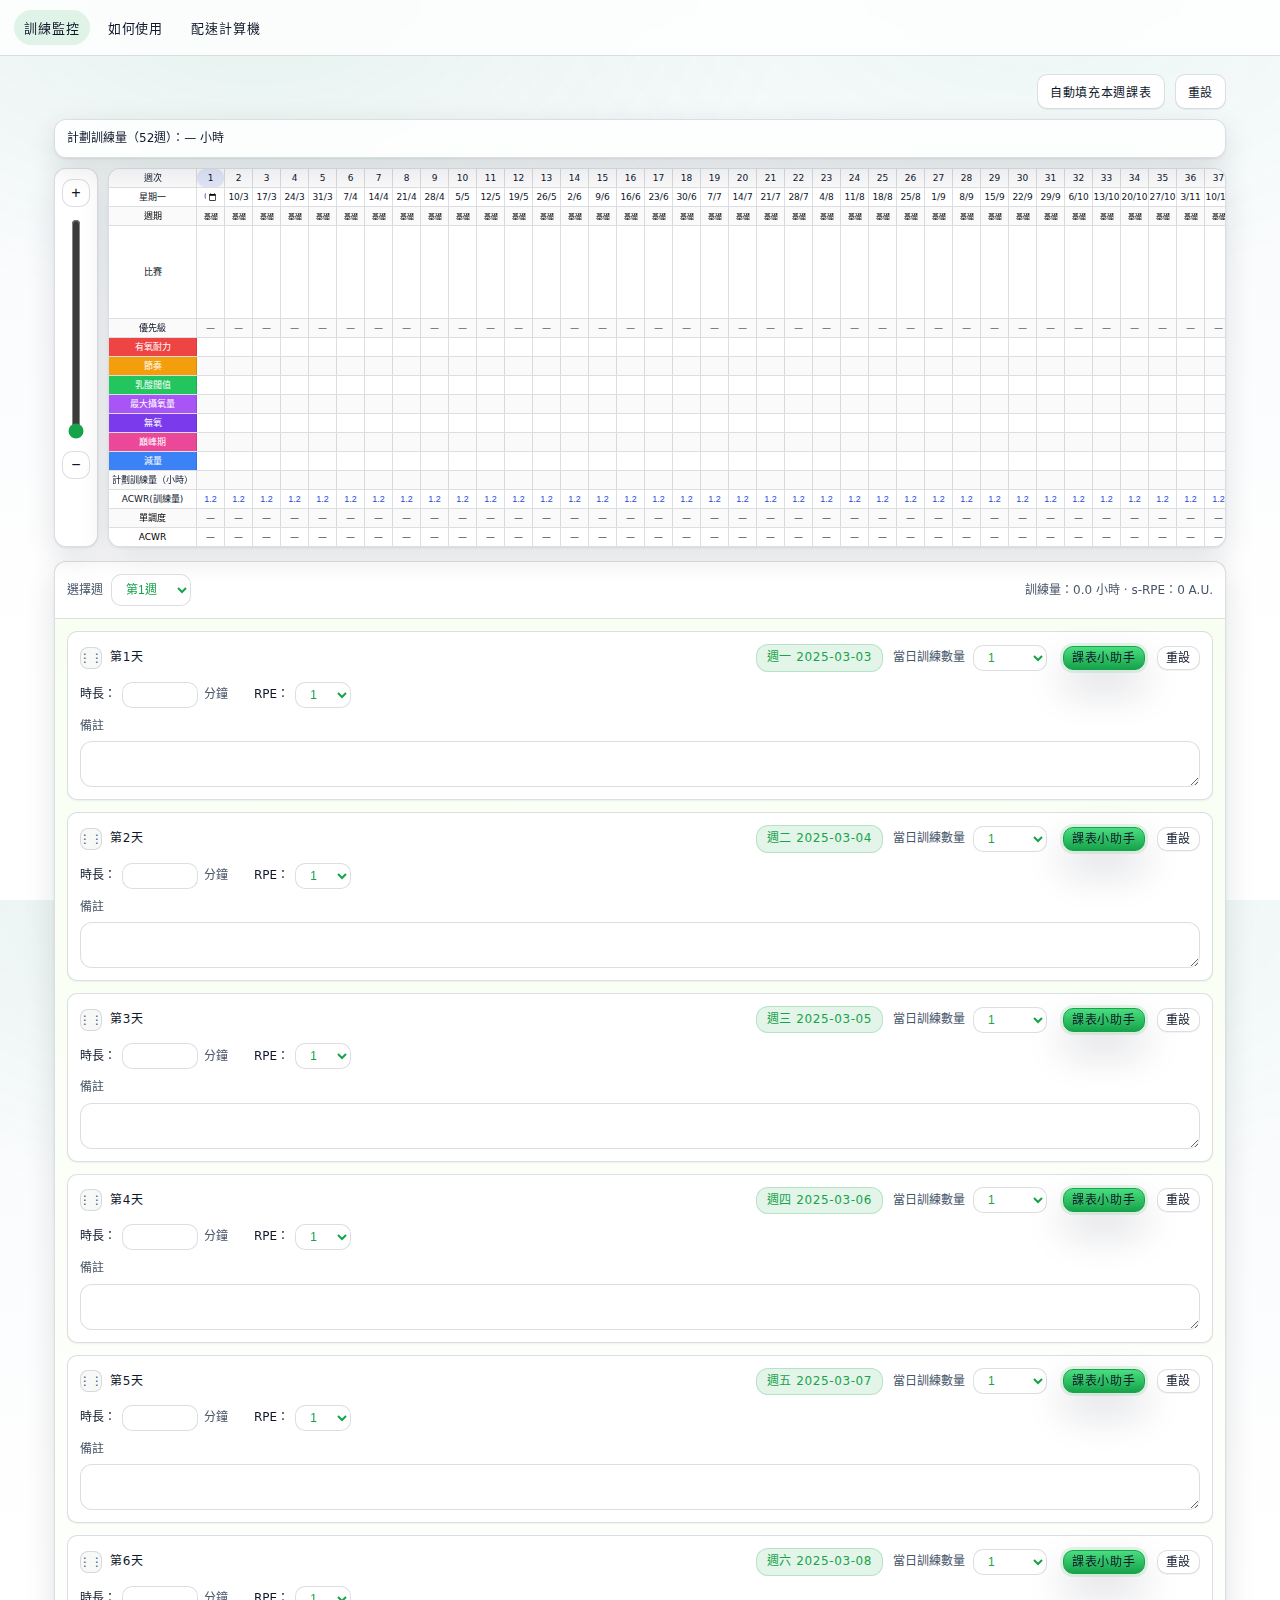
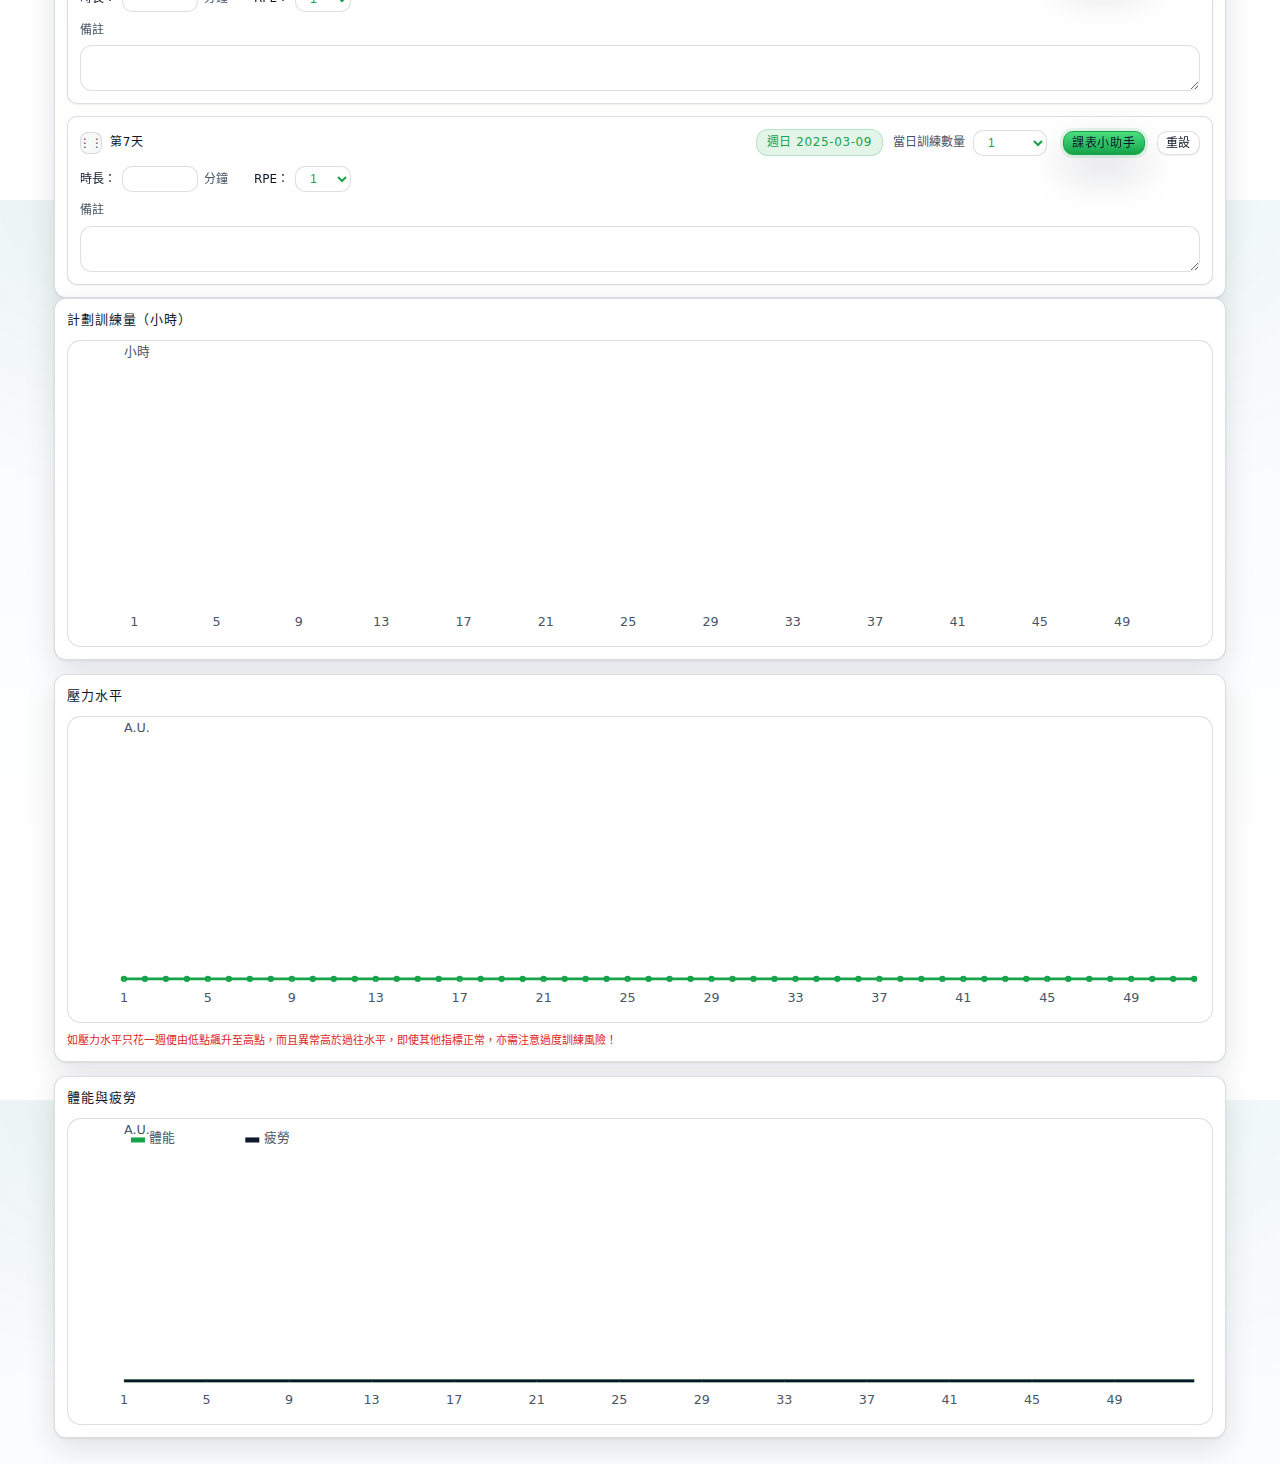
<file: web app/index.html>
<!doctype html>
<html lang="zh-HK">
  <head>
    <meta charset="UTF-8" />
    <meta name="viewport" content="width=device-width, initial-scale=1.0" />
    <title>訓練監控</title>
    <link rel="stylesheet" href="./styles.css" />
  </head>
  <body>
    <header class="topbar">
      <nav class="tabs" aria-label="主要">
        <button class="tab is-active" type="button" data-tab="plan">訓練監控</button>
        <button class="tab" type="button" data-tab="howto">如何使用</button>
        <button class="tab" type="button" data-tab="pace">配速計算機</button>
      </nav>
    </header>

    <main class="page">
      <section id="tab-plan" class="tabPanel is-active" aria-label="訓練監控">
        <div class="planActions">
          <div class="planActions__right">
            <label class="annualVolumeField" aria-label="年總訓練量">
              <span class="muted">年總訓練量（小時）</span>
              <input
                id="annualVolumeInput"
                class="input"
                type="number"
                inputmode="decimal"
                step="1"
                min="0"
                placeholder="例如 320"
                aria-label="年總訓練量（小時）"
              />
            </label>
            <button id="annualVolumeApplyBtn" class="btn" type="button">套用</button>
            <button id="annualVolumeClearBtn" class="btn" type="button">清除</button>
            <button id="autoFillWeekBtn" class="btn" type="button">自動填充本週課表</button>
            <button id="autoFillAllBtn" class="btn" type="button">自動填充52週課表</button>
            <button id="raceInputBtn" class="btn btn--primary" type="button">輸入比賽</button>
            <button id="exportPdfBtn" class="btn" type="button">匯出 PDF</button>
            <button id="resetBtn" class="btn" type="button">重設</button>
          </div>
        </div>

        <div id="plannedVolume52" class="calendarSummary" aria-label="52 週計劃訓練量"></div>

        <div id="calendarShell" class="calendarShell" aria-label="訓練表">
          <div class="calendarSizer" aria-label="表格大小">
            <button id="calSizeUp" class="iconBtn" type="button" aria-label="放大" title="放大">+</button>
            <input id="calSizeRange" class="calSizeRange" type="range" min="70" max="140" step="5" value="100" aria-label="表格大小" />
            <button id="calSizeDown" class="iconBtn" type="button" aria-label="縮小" title="縮小">−</button>
          </div>
          <div class="calendarWrap">
            <div id="calendar" class="calendar" role="grid" aria-label="52 週訓練表"></div>
          </div>
        </div>

        <section class="weekSection" aria-label="每週詳情">
          <div class="weekHeader">
            <div class="weekPicker">
              <span class="muted">選擇週</span>
              <select id="weekSelect" aria-label="選擇週"></select>
            </div>
            <div id="weekMeta" class="muted"></div>
          </div>
          <div id="weekDays" class="weekDays" aria-label="Day 卡片"></div>
        </section>

        <div id="chartsRoot" class="chartsGrid" aria-label="圖表內容"></div>
      </section>

      <section id="tab-howto" class="tabPanel" aria-label="如何使用">
        <div class="howtoIntro calendarSummary" aria-label="如何使用說明">
          <div class="howtoIntro__title">如何使用「訓練監控」</div>
          <div class="muted">下方每個步驟配合截圖作教學配圖，逐步講解「訓練監控」頁面功能。</div>
        </div>

        <div class="howtoGrid" aria-label="教學步驟">
          <div class="chartCard howtoStep" aria-label="設定起始日期">
            <div class="chartCard__title">1. 設定起始日期（第 1 週星期一）</div>
            <div class="muted">在表格「星期一」列的第 1 格，選擇起始星期一；系統會自動更新後續 52 週日期。</div>
            <div class="howtoShot" data-howto-shot-key="startDate">
              <div class="howtoShot__frame">
                <img class="howtoShot__img" alt="起始日期設定截圖" data-static-src="./assets/howto/step-1.png" />
                <div class="howtoShot__placeholder">截圖：起始日期設定</div>
              </div>
            </div>
          </div>

          <div class="chartCard howtoStep" aria-label="設定年總訓練量">
            <div class="chartCard__title">2. 設定年總訓練量（可選）</div>
            <div class="muted">在頁面上方輸入「年總訓練量（小時）」並按「套用」，上方會顯示「已分配/差額」。</div>
            <div class="howtoShot" data-howto-shot-key="annualVolume">
              <div class="howtoShot__frame">
                <img class="howtoShot__img" alt="年總訓練量截圖" data-static-src="./assets/howto/step-2.png" />
                <div class="howtoShot__placeholder">截圖：年總訓練量設定</div>
              </div>
            </div>
          </div>

          <div class="chartCard howtoStep" aria-label="設定週期與比賽">
            <div class="chartCard__title">3. 設定週期與比賽</div>
            <div class="muted">用「週期」列設定基礎/建立/巔峰/減量/過渡；按「輸入比賽」加入比賽後，系統會自動更新相關週的週期/強度安排。</div>
            <div class="howtoShot" data-howto-shot-key="blocksAndRaces">
              <div class="howtoShot__frame">
                <img class="howtoShot__img" alt="週期與比賽截圖" data-static-src="./assets/howto/step-3.png" />
                <div class="howtoShot__placeholder">截圖：週期與比賽</div>
              </div>
            </div>
          </div>

          <div class="chartCard howtoStep" aria-label="設定計劃訓練量">
            <div class="chartCard__title">4. 設定每週「計劃訓練量（小時）」</div>
            <div class="muted">點擊表格「計劃訓練量（小時）」欄可開啟視窗：第 1–4 週可直接輸入；第 5–52 週預設用公式（過去四週平均 × 參數），參數會跟隨週期/比賽週而自動變動。</div>
            <div class="howtoShot" data-howto-shot-key="plannedVolumeModal">
              <div class="howtoShot__frame">
                <img class="howtoShot__img" alt="計劃訓練量視窗截圖" data-static-src="./assets/howto/step-4.png" />
                <div class="howtoShot__placeholder">截圖：計劃訓練量視窗</div>
              </div>
            </div>
          </div>

          <div class="chartCard howtoStep" aria-label="自動填充課表">
            <div class="chartCard__title">5. 自動填充每日課表（Day 卡片）</div>
            <div class="muted">設定完訓練量後，按「自動填充本週課表」會用當週訓練量/週期/比賽生成 7 天內容；按「自動填充 52 週課表」會覆蓋所有已有 Day 卡片內容。</div>
            <div class="howtoShot" data-howto-shot-key="autoFill">
              <div class="howtoShot__frame">
                <img class="howtoShot__img" alt="自動填充截圖" data-static-src="./assets/howto/step-5.png" />
                <div class="howtoShot__placeholder">截圖：自動填充課表</div>
              </div>
            </div>
          </div>

          <div class="chartCard howtoStep" aria-label="查看風險指標">
            <div class="chartCard__title">6. 查看風險指標：單調度 / ACWR</div>
            <div class="muted">表格下方的「單調度」與「ACWR」會根據 Day 卡片內容計算；當 ACWR &gt; 1.5 會以紅底提示，代表負荷增加較快。</div>
            <div class="howtoShot" data-howto-shot-key="metrics">
              <div class="howtoShot__frame">
                <img class="howtoShot__img" alt="單調度與 ACWR 截圖" />
                <div class="howtoShot__placeholder">截圖：單調度與 ACWR</div>
              </div>
            </div>
          </div>

          <div class="chartCard howtoStep" aria-label="編輯 Day 卡片">
            <div class="chartCard__title">7. 編輯 Day 卡片內容</div>
            <div class="muted">在「每週詳情」區可以：調整當日訓練數量、分鐘/強度、備註，並可拖曳左側把手重新排序。你手動修改後，系統不會自動覆寫，除非再次按自動填充。</div>
            <div class="howtoShot" data-howto-shot-key="dayCards">
              <div class="howtoShot__frame">
                <img class="howtoShot__img" alt="Day 卡片截圖" />
                <div class="howtoShot__placeholder">截圖：Day 卡片</div>
              </div>
            </div>
          </div>

          <div class="chartCard howtoStep" aria-label="匯出 PDF">
            <div class="chartCard__title">8. 匯出 PDF</div>
            <div class="muted">按「匯出 PDF」可輸出表格與圖表作打印/分享（建議先設定好比賽、訓練量與 Day 卡片）。</div>
            <div class="howtoShot" data-howto-shot-key="exportPdf">
              <div class="howtoShot__frame">
                <img class="howtoShot__img" alt="匯出 PDF 截圖" />
                <div class="howtoShot__placeholder">截圖：匯出 PDF</div>
              </div>
            </div>
          </div>
        </div>
      </section>

      <section id="tab-pace" class="tabPanel" aria-label="配速計算機">
        <div class="paceIntro">
          <div class="calendarSummary" aria-label="配速計算機說明">
            <div class="paceIntro__title">配速計算機</div>
            <div class="muted">輸入測試成績後，系統會推算配速區間與推測完賽時間（VDOT 模型）</div>
          </div>
        </div>

        <div class="paceGrid" aria-label="配速計算機內容">
          <div class="chartCard" aria-label="輸入測試成績">
            <div class="chartCard__title">輸入測試成績</div>
            <div class="paceForm">
              <label class="paceField">
                <span class="muted">測試距離</span>
                <select id="paceTestDistance" class="input" aria-label="測試距離"></select>
              </label>
              <div class="paceField">
                <span class="muted">時間（時:分:秒）</span>
                <div class="paceTimeGrid" aria-label="測試時間">
                  <input id="paceTestHours" class="input paceTimeInput" type="number" inputmode="numeric" min="0" placeholder="時" aria-label="小時" />
                  <input id="paceTestMinutes" class="input paceTimeInput" type="number" inputmode="numeric" min="0" max="59" placeholder="分" aria-label="分鐘" />
                  <input id="paceTestSeconds" class="input paceTimeInput" type="number" inputmode="numeric" min="0" max="59" placeholder="秒" aria-label="秒" />
                </div>
              </div>
              <div class="paceActions">
                <button id="paceCalcBtn" class="btn btn--primary" type="button">計算</button>
                <button id="paceResetBtn" class="btn" type="button">重設</button>
              </div>
              <div id="paceMeta" class="muted" aria-label="測試結果摘要"></div>
            </div>
          </div>

          <div class="chartCard" aria-label="配速區間">
            <div class="chartCard__title">配速區間</div>
            <div id="paceZones" class="paceTable" aria-label="配速區間表"></div>
          </div>

          <div class="chartCard" aria-label="推測完賽時間">
            <div class="chartCard__title">推測完賽時間</div>
            <div id="pacePredictions" class="paceTable" aria-label="推測完賽時間表"></div>
          </div>
        </div>
      </section>
    </main>

    <script src="./app.js"></script>
  </body>
</html>
</file>
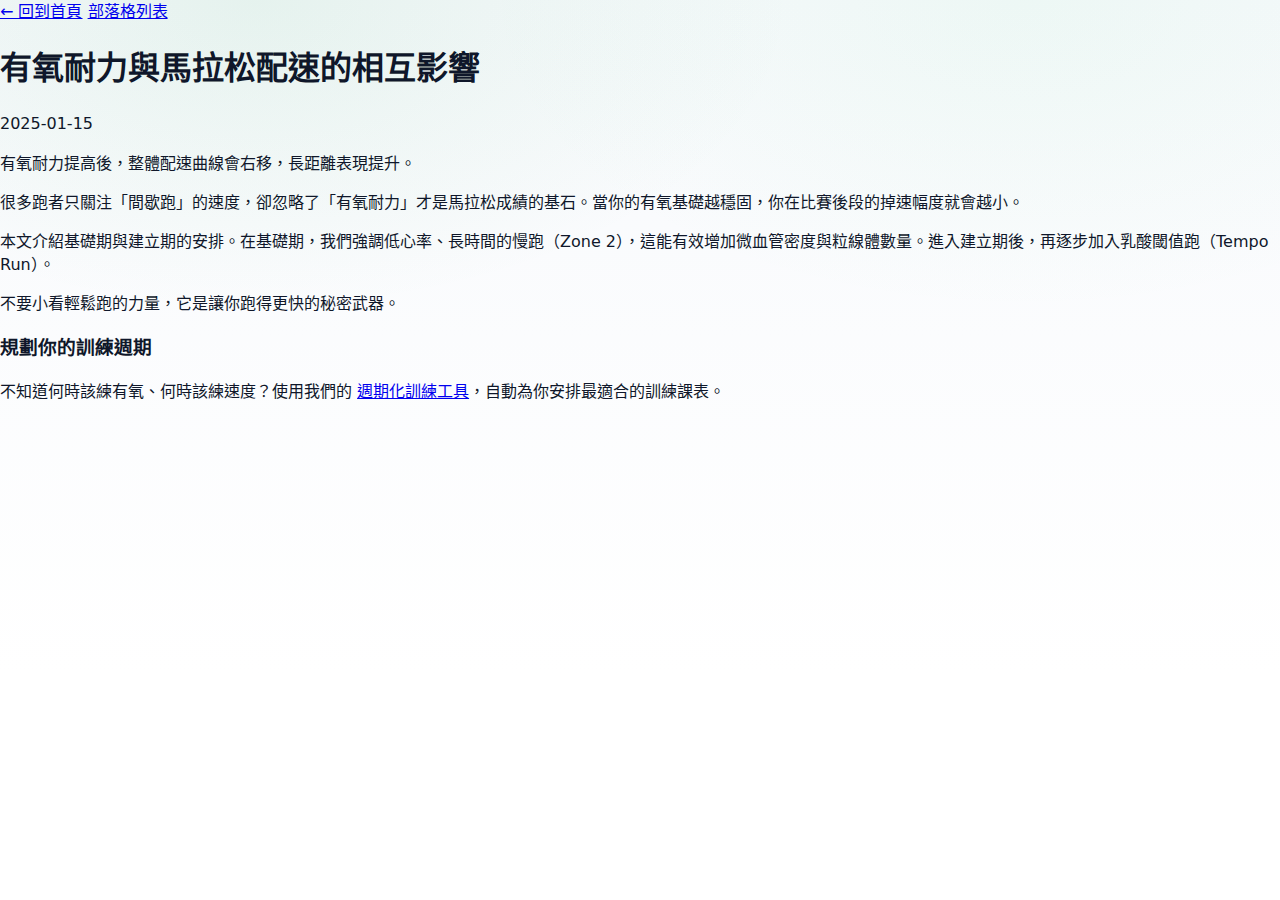
<file: web app/blog/aerobic-endurance-marathon-pace.html>
<!DOCTYPE html>
<html lang="zh-HK">
<head>
  <meta charset="UTF-8">
  <meta name="viewport" content="width=device-width, initial-scale=1.0">
  <title>有氧耐力與馬拉松配速的相互影響 | 訓練監控</title>
  <meta name="description" content="有氧耐力訓練如何改變你的耐力底座與配速曲線。有氧耐力提高後，整體配速曲線會右移，長距離表現提升。">
  <link rel="stylesheet" href="../styles.css">

</head>
<body>
  <div class="page-container">
    <nav class="nav">
      <a href="../index.html#plan">← 回到首頁</a>
      <a href="../index.html#blog">部落格列表</a>
    </nav>
    <article>
      <header class="article-header">
        <h1 class="article-title">有氧耐力與馬拉松配速的相互影響</h1>
        <div class="article-meta">2025-01-15</div>
      </header>
      <div class="article-content">
        <p>有氧耐力提高後，整體配速曲線會右移，長距離表現提升。</p>
        <p>很多跑者只關注「間歇跑」的速度，卻忽略了「有氧耐力」才是馬拉松成績的基石。當你的有氧基礎越穩固，你在比賽後段的掉速幅度就會越小。</p>
        <p>本文介紹基礎期與建立期的安排。在基礎期，我們強調低心率、長時間的慢跑（Zone 2），這能有效增加微血管密度與粒線體數量。進入建立期後，再逐步加入乳酸閾值跑（Tempo Run）。</p>
        <p>不要小看輕鬆跑的力量，它是讓你跑得更快的秘密武器。</p>
        
        <div class="cta-box">
          <h3>規劃你的訓練週期</h3>
          <p>不知道何時該練有氧、何時該練速度？使用我們的 <a href="../index.html">週期化訓練工具</a>，自動為你安排最適合的訓練課表。</p>
        </div>
      </div>
    </article>
  </div>
</body>
</html>
</file>
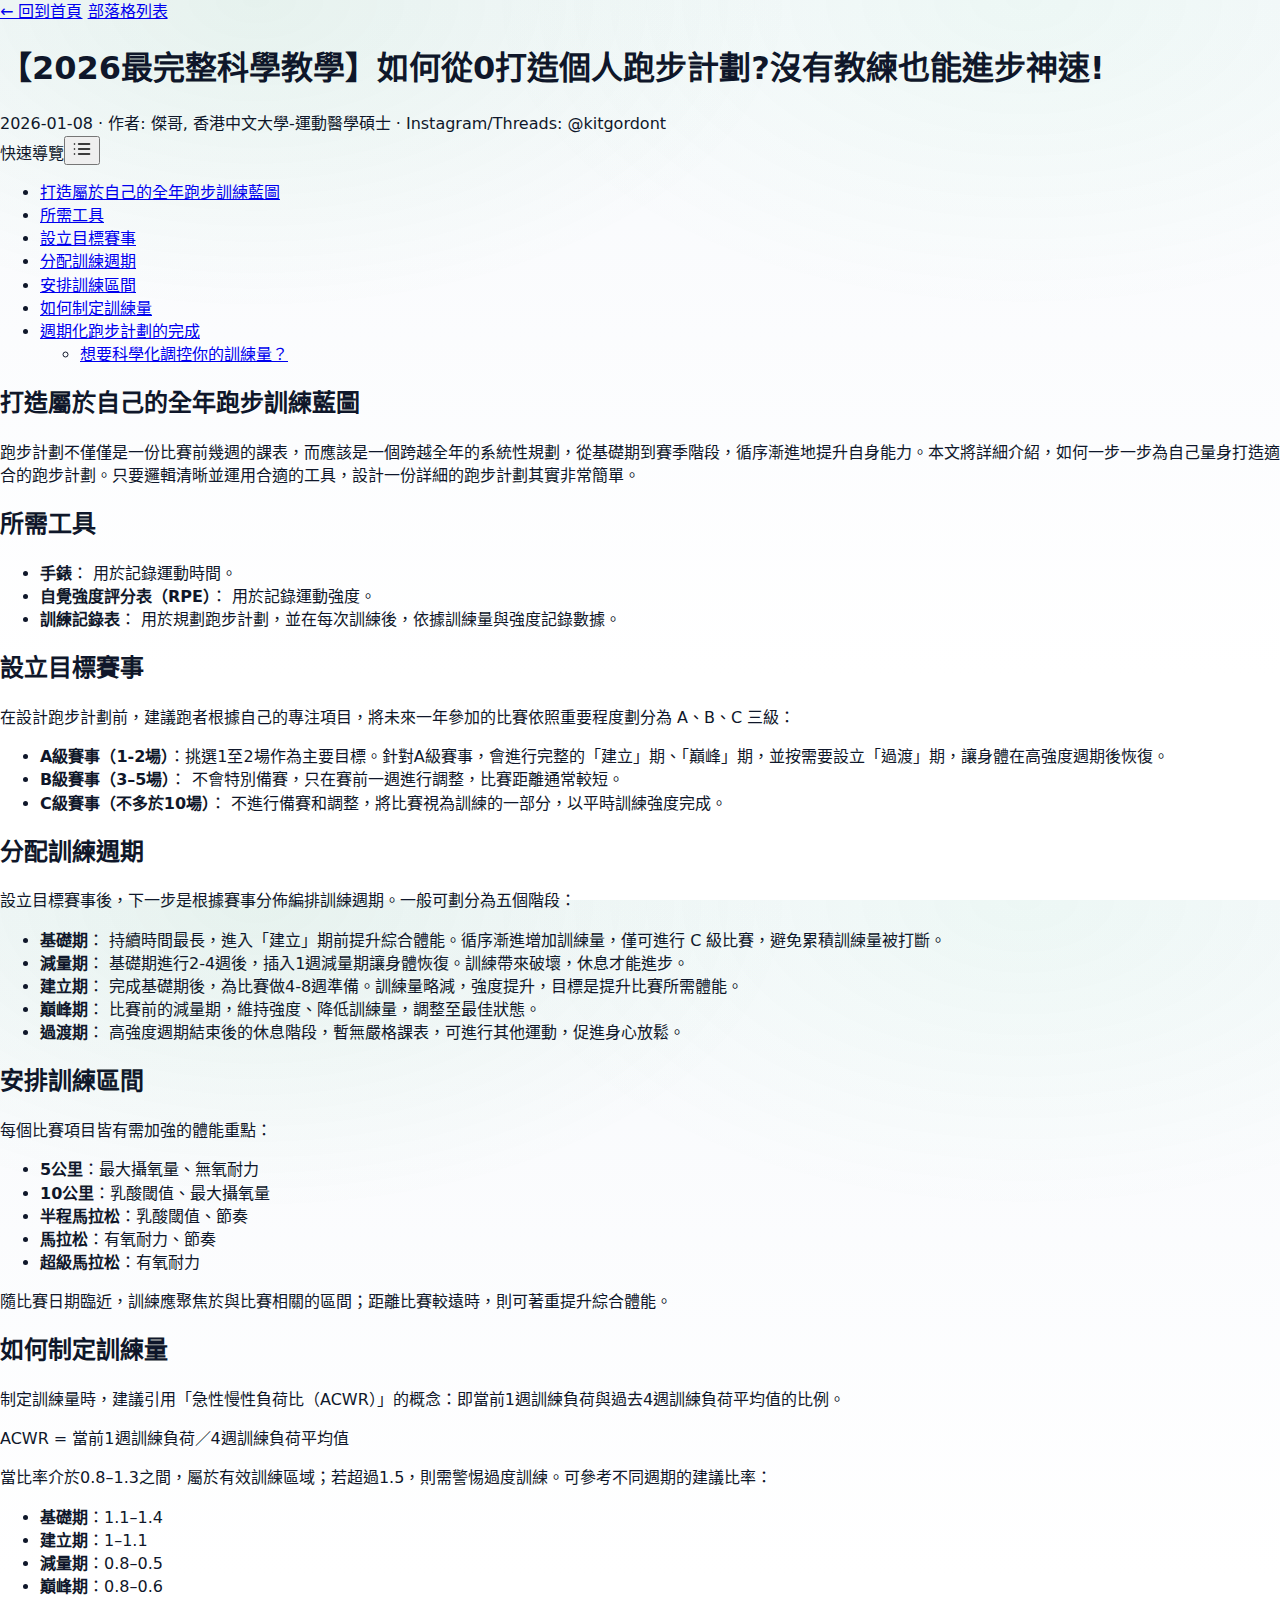
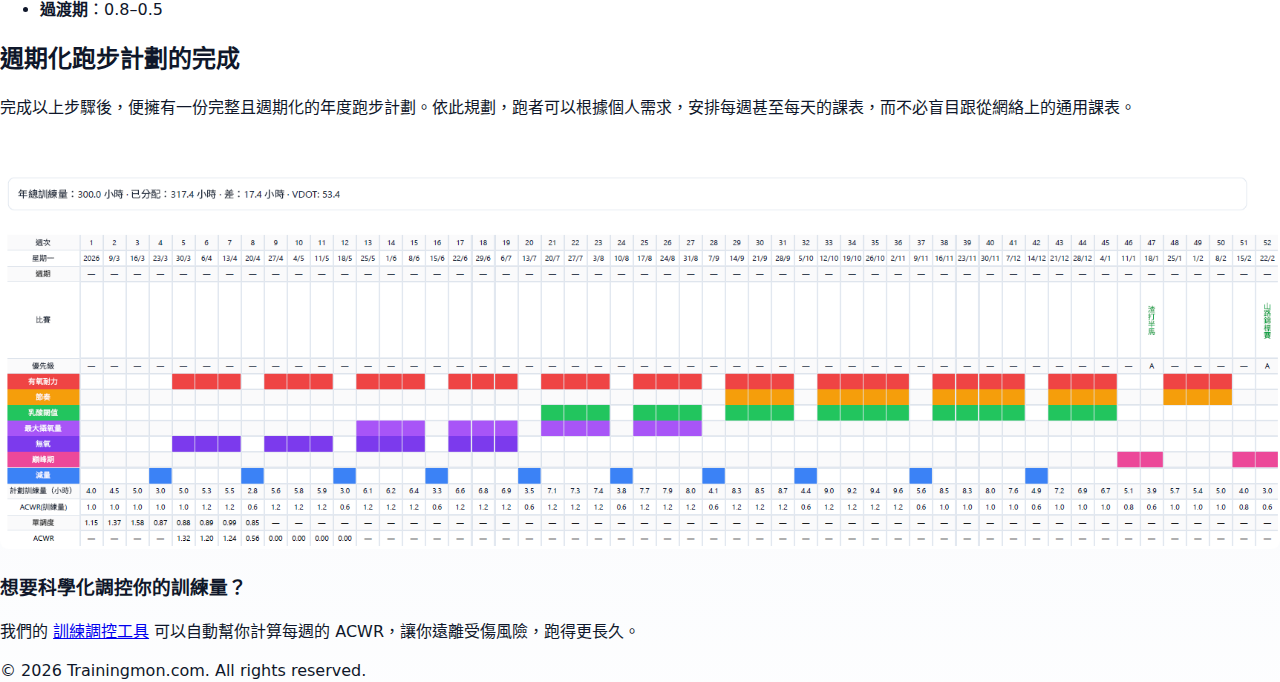
<file: web app/blog/blog(8-1-2026).html>
<!DOCTYPE html>
<html lang="zh-HK">
<head>
  <meta charset="UTF-8">
  <meta name="viewport" content="width=device-width, initial-scale=1.0">
  <title>【2026最完整科學教學】如何從0打造個人跑步計劃?沒有教練也能進步神速! | 訓練調控</title>
  <meta name="description" content="打造屬於自己的全年跑步訓練藍圖，從基礎期到賽季階段，循序漸進地提升自身能力。本文將詳細介紹，如何一步一步為自己量身打造適合的跑步計劃。">
  
  <!-- Canonical URL -->
  <link rel="canonical" href="https://trainingmon.com/blog/blog(8-1-2026).html" />

  <!-- Favicon -->
  <link rel="icon" type="image/png" href="../assets/logo.png" />
  <link rel="apple-touch-icon" href="../assets/logo.png" />

  <!-- Open Graph / Facebook -->
  <meta property="og:type" content="article" />
  <meta property="og:url" content="https://trainingmon.com/blog/blog(8-1-2026).html" />
  <meta property="og:title" content="【2026最完整科學教學】如何從0打造個人跑步計劃?沒有教練也能進步神速! | 訓練調控" />
  <meta property="og:description" content="打造屬於自己的全年跑步訓練藍圖，從基礎期到賽季階段，循序漸進地提升自身能力。本文將詳細介紹，如何一步一步為自己量身打造適合的跑步計劃。" />
  <meta property="og:image" content="https://trainingmon.com/blog/blog(8-1-2026).png" />
  <meta property="og:site_name" content="Trainingmon.com 訓練調控" />
  <meta property="og:locale" content="zh_HK" />

  <!-- Twitter -->
  <meta property="twitter:card" content="summary_large_image" />
  <meta property="twitter:url" content="https://trainingmon.com/blog/blog(8-1-2026).html" />
  <meta property="twitter:title" content="【2026最完整科學教學】如何從0打造個人跑步計劃?沒有教練也能進步神速! | 訓練調控" />
  <meta property="twitter:description" content="打造屬於自己的全年跑步訓練藍圖，從基礎期到賽季階段，循序漸進地提升自身能力。本文將詳細介紹，如何一步一步為自己量身打造適合的跑步計劃。" />
  <meta property="twitter:image" content="https://trainingmon.com/blog/blog(8-1-2026).png" />

  <!-- Structured Data (JSON-LD) -->
  <script type="application/ld+json">
  {
    "@context": "https://schema.org",
    "@type": "BlogPosting",
    "headline": "【2026最完整科學教學】如何從0打造個人跑步計劃?沒有教練也能進步神速!",
    "image": [
      "https://trainingmon.com/blog/blog(8-1-2026).png"
    ],
    "datePublished": "2026-01-08T00:00:00+08:00",
    "dateModified": "2026-01-08T00:00:00+08:00",
    "author": [{
      "@type": "Person",
      "name": "傑哥",
      "url": "https://www.instagram.com/kitgordont/"
    }],
    "publisher": {
      "@type": "Organization",
      "name": "Trainingmon.com",
      "logo": {
        "@type": "ImageObject",
        "url": "https://trainingmon.com/assets/logo.png"
      }
    },
    "description": "打造屬於自己的全年跑步訓練藍圖，從基礎期到賽季階段，循序漸進地提升自身能力。本文將詳細介紹，如何一步一步為自己量身打造適合的跑步計劃。"
  }
  </script>

  <link rel="stylesheet" href="../styles.css?v=2.5">
  <script src="blog-toc.js" defer></script>
</head>
<body>
  <div class="page-container">
    <nav class="nav">
      <a href="../index.html">← 回到首頁</a>
      <a href="../blog.html">部落格列表</a>
    </nav>
    <article>
      <header class="article-header">
        <h1 class="article-title">【2026最完整科學教學】如何從0打造個人跑步計劃?沒有教練也能進步神速!</h1>
        <div class="article-meta">
          2026-01-08 · 作者: 傑哥, 香港中文大學-運動醫學碩士 · Instagram/Threads: @kitgordont
        </div>
      </header>
      <div class="article-content">
        <h2>打造屬於自己的全年跑步訓練藍圖</h2>
        <p>跑步計劃不僅僅是一份比賽前幾週的課表，而應該是一個跨越全年的系統性規劃，從基礎期到賽季階段，循序漸進地提升自身能力。本文將詳細介紹，如何一步一步為自己量身打造適合的跑步計劃。只要邏輯清晰並運用合適的工具，設計一份詳細的跑步計劃其實非常簡單。</p>
        
        <h2>所需工具</h2>
        <ul>
            <li><strong>手錶</strong>： 用於記錄運動時間。</li>
            <li><strong>自覺強度評分表（RPE）</strong>： 用於記錄運動強度。</li>
            <li><strong>訓練記錄表</strong>： 用於規劃跑步計劃，並在每次訓練後，依據訓練量與強度記錄數據。</li>
        </ul>

        <h2>設立目標賽事</h2>
        <p>在設計跑步計劃前，建議跑者根據自己的專注項目，將未來一年參加的比賽依照重要程度劃分為 A、B、C 三級：</p>
        <ul>
            <li><strong>A級賽事（1-2場）</strong>：挑選1至2場作為主要目標。針對A級賽事，會進行完整的「建立」期、「巔峰」期，並按需要設立「過渡」期，讓身體在高強度週期後恢復。</li>
            <li><strong>B級賽事（3–5場）</strong>： 不會特別備賽，只在賽前一週進行調整，比賽距離通常較短。</li>
            <li><strong>C級賽事（不多於10場）</strong>： 不進行備賽和調整，將比賽視為訓練的一部分，以平時訓練強度完成。</li>
        </ul>

        <h2>分配訓練週期</h2>
        <p>設立目標賽事後，下一步是根據賽事分佈編排訓練週期。一般可劃分為五個階段：</p>
        <ul>
            <li><strong>基礎期</strong>： 持續時間最長，進入「建立」期前提升綜合體能。循序漸進增加訓練量，僅可進行 C 級比賽，避免累積訓練量被打斷。</li>
            <li><strong>減量期</strong>： 基礎期進行2-4週後，插入1週減量期讓身體恢復。訓練帶來破壞，休息才能進步。</li>
            <li><strong>建立期</strong>： 完成基礎期後，為比賽做4-8週準備。訓練量略減，強度提升，目標是提升比賽所需體能。</li>
            <li><strong>巔峰期</strong>： 比賽前的減量期，維持強度、降低訓練量，調整至最佳狀態。</li>
            <li><strong>過渡期</strong>： 高強度週期結束後的休息階段，暫無嚴格課表，可進行其他運動，促進身心放鬆。</li>
        </ul>

        <h2>安排訓練區間</h2>
        <p>每個比賽項目皆有需加強的體能重點：</p>
        <ul>
            <li><strong>5公里</strong>：最大攝氧量、無氧耐力</li>
            <li><strong>10公里</strong>：乳酸閾值、最大攝氧量</li>
            <li><strong>半程馬拉松</strong>：乳酸閾值、節奏</li>
            <li><strong>馬拉松</strong>：有氧耐力、節奏</li>
            <li><strong>超級馬拉松</strong>：有氧耐力</li>
        </ul>
        <p>隨比賽日期臨近，訓練應聚焦於與比賽相關的區間；距離比賽較遠時，則可著重提升綜合體能。</p>

        <h2>如何制定訓練量</h2>
        <p>制定訓練量時，建議引用「急性慢性負荷比（ACWR）」的概念：即當前1週訓練負荷與過去4週訓練負荷平均值的比例。</p>
        <div class="highlight-box">
          ACWR = 當前1週訓練負荷／4週訓練負荷平均值
        </div>
        <p>當比率介於0.8–1.3之間，屬於有效訓練區域；若超過1.5，則需警惕過度訓練。可參考不同週期的建議比率：</p>
        <ul>
            <li><strong>基礎期</strong>：1.1–1.4</li>
            <li><strong>建立期</strong>：1–1.1</li>
            <li><strong>減量期</strong>：0.8–0.5</li>
            <li><strong>巔峰期</strong>：0.8–0.6</li>
            <li><strong>過渡期</strong>：0.8–0.5</li>
        </ul>

        <h2>週期化跑步計劃的完成</h2>
        <p>完成以上步驟後，便擁有一份完整且週期化的年度跑步計劃。依此規劃，跑者可以根據個人需求，安排每週甚至每天的課表，而不必盲目跟從網絡上的通用課表。</p>

        <img src="./blog(8-1-2026).png" alt="2026 跑步計劃指南" style="width: 100%; height: auto; margin-top: 30px; border-radius: 8px;">

        <div class="cta-box">
          <h3>想要科學化調控你的訓練量？</h3>
          <p>我們的 <a href="../index.html">訓練調控工具</a> 可以自動幫你計算每週的 ACWR，讓你遠離受傷風險，跑得更長久。</p>
        </div>

      </div>
    </article>
    <footer class="footer">
        <p>&copy; 2026 Trainingmon.com. All rights reserved.</p>
    </footer>
  </div>
</body>
</html>
</file>
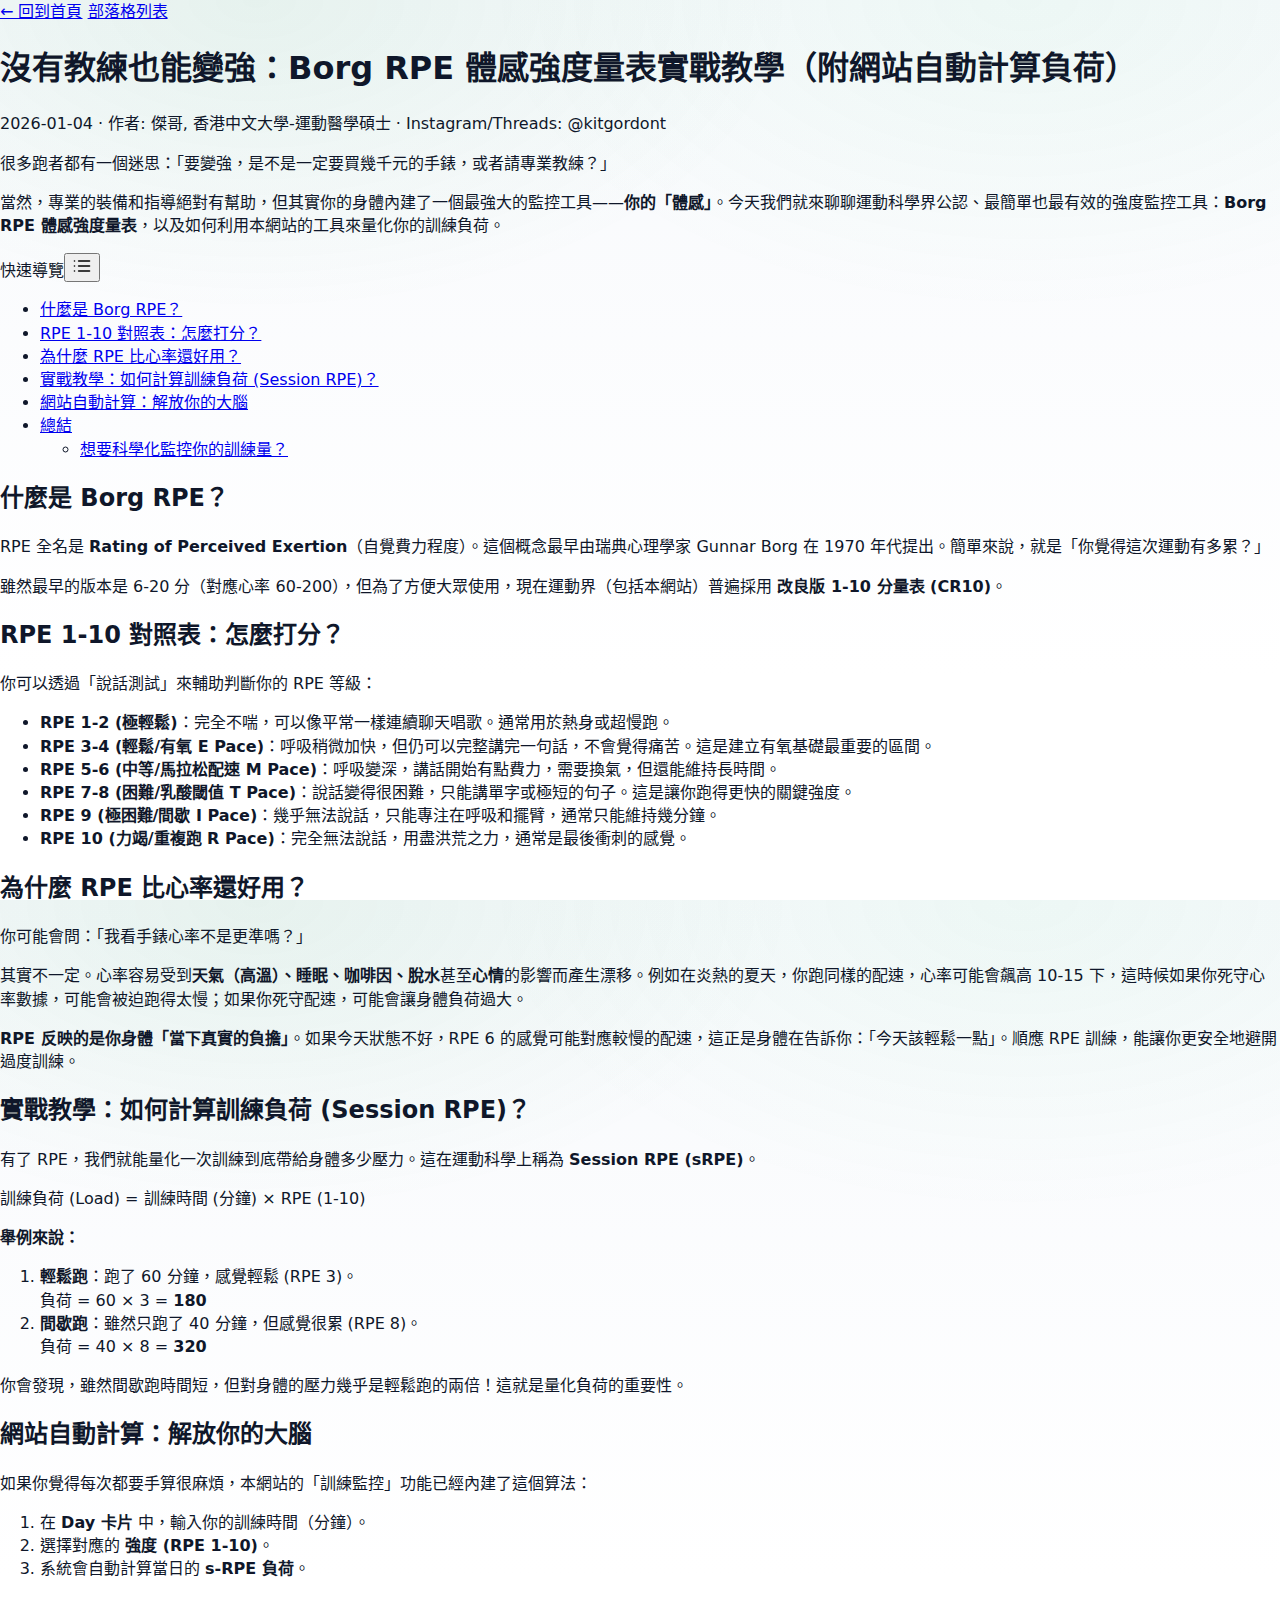
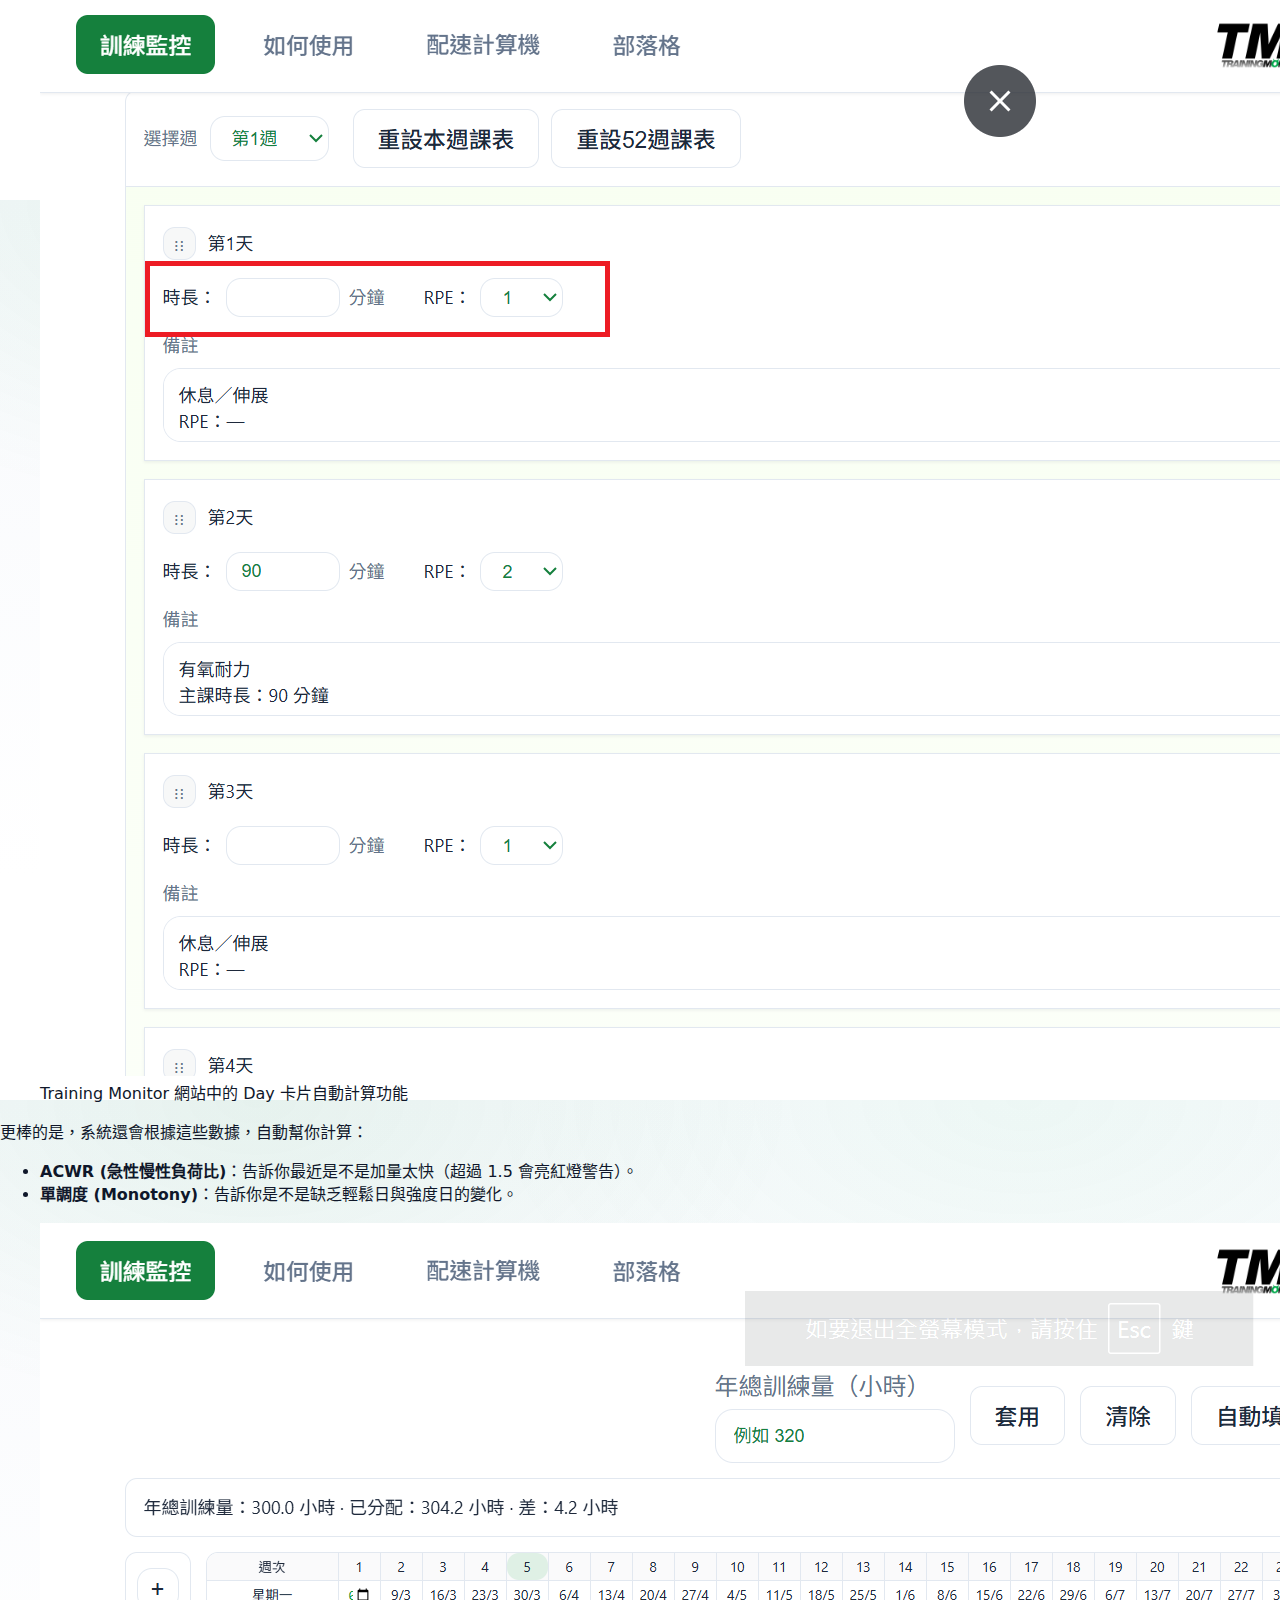
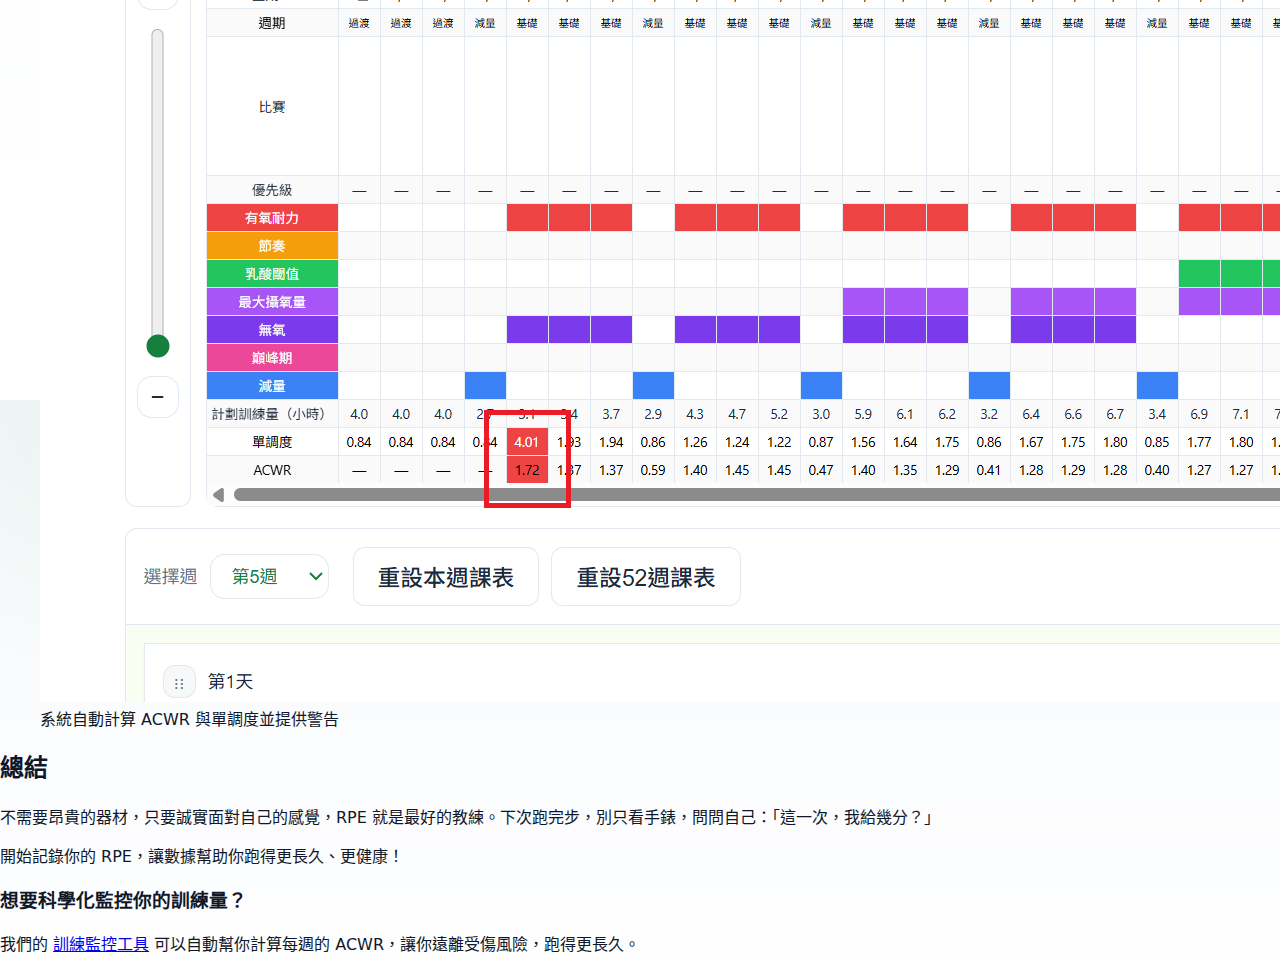
<file: web app/blog/borg-rpe-scale-guide.html>
<!DOCTYPE html>
<html lang="zh-HK">
<head>
  <meta charset="UTF-8">
  <meta name="viewport" content="width=device-width, initial-scale=1.0">
  <title>沒有教練也能變強：Borg RPE 體感強度量表實戰教學（附網站自動計算負荷） | 訓練監控</title>
  <meta name="description" content="很多跑者都有一個迷思：要變強是否一定要買昂貴手錶或請教練？本文介紹最有效的強度監控工具：Borg RPE 體感強度量表，教你如何利用體感量化訓練負荷。">
  
  <!-- Canonical URL -->
  <link rel="canonical" href="https://trainingmon.com/blog/borg-rpe-scale-guide.html" />

  <!-- Favicon -->
  <link rel="icon" type="image/png" href="../assets/logo.png" />
  <link rel="apple-touch-icon" href="../assets/logo.png" />

  <!-- Open Graph / Facebook -->
  <meta property="og:type" content="article" />
  <meta property="og:url" content="https://trainingmon.com/blog/borg-rpe-scale-guide.html" />
  <meta property="og:title" content="沒有教練也能變強：Borg RPE 體感強度量表實戰教學（附網站自動計算負荷） | 訓練監控" />
  <meta property="og:description" content="很多跑者都有一個迷思：要變強是否一定要買昂貴手錶或請教練？本文介紹最有效的強度監控工具：Borg RPE 體感強度量表，教你如何利用體感量化訓練負荷。" />
  <meta property="og:image" content="https://trainingmon.com/assets/blog/day-cards.png" />
  <meta property="og:site_name" content="Training Monitor 訓練監控" />
  <meta property="og:locale" content="zh_HK" />

  <!-- Twitter -->
  <meta property="twitter:card" content="summary_large_image" />
  <meta property="twitter:url" content="https://trainingmon.com/blog/borg-rpe-scale-guide.html" />
  <meta property="twitter:title" content="沒有教練也能變強：Borg RPE 體感強度量表實戰教學（附網站自動計算負荷） | 訓練監控" />
  <meta property="twitter:description" content="很多跑者都有一個迷思：要變強是否一定要買昂貴手錶或請教練？本文介紹最有效的強度監控工具：Borg RPE 體感強度量表，教你如何利用體感量化訓練負荷。" />
  <meta property="twitter:image" content="https://trainingmon.com/assets/blog/borg-rpe-pic-1.png" />

  <!-- Structured Data (JSON-LD) -->
  <script type="application/ld+json">
  {
    "@context": "https://schema.org",
    "@type": "BlogPosting",
    "headline": "沒有教練也能變強：Borg RPE 體感強度量表實戰教學（附網站自動計算負荷）",
    "image": [
      "https://trainingmon.com/assets/blog/day-cards.png"
    ],
    "datePublished": "2026-01-04T00:00:00+08:00",
    "dateModified": "2026-01-04T00:00:00+08:00",
    "author": [{
      "@type": "Person",
      "name": "傑哥",
      "url": "https://www.instagram.com/kitgordont/"
    }],
    "publisher": {
      "@type": "Organization",
      "name": "Training Monitor",
      "logo": {
        "@type": "ImageObject",
        "url": "https://trainingmon.com/assets/logo.png"
      }
    },
    "description": "很多跑者都有一個迷思：要變強是否一定要買昂貴手錶或請教練？本文介紹最有效的強度監控工具：Borg RPE 體感強度量表，教你如何利用體感量化訓練負荷。"
  }
  </script>

  <link rel="stylesheet" href="../styles.css?v=2.5">
  <script src="blog-toc.js" defer></script>
</head>
<body>
  <div class="page-container">
    <nav class="nav">
      <a href="../index.html#plan">← 回到首頁</a>
      <a href="../index.html#blog">部落格列表</a>
    </nav>
    <article>
      <header class="article-header">
        <h1 class="article-title">沒有教練也能變強：Borg RPE 體感強度量表實戰教學（附網站自動計算負荷）</h1>
        <div class="article-meta">
          2026-01-04 · 作者: 傑哥, 香港中文大學-運動醫學碩士 · Instagram/Threads: @kitgordont
        </div>
      </header>
      <div class="article-content">
        <p>很多跑者都有一個迷思：「要變強，是不是一定要買幾千元的手錶，或者請專業教練？」</p>
        <p>當然，專業的裝備和指導絕對有幫助，但其實你的身體內建了一個最強大的監控工具——<strong>你的「體感」</strong>。今天我們就來聊聊運動科學界公認、最簡單也最有效的強度監控工具：<strong>Borg RPE 體感強度量表</strong>，以及如何利用本網站的工具來量化你的訓練負荷。</p>

        <h2>什麼是 Borg RPE？</h2>
        <p>RPE 全名是 <strong>Rating of Perceived Exertion</strong>（自覺費力程度）。這個概念最早由瑞典心理學家 Gunnar Borg 在 1970 年代提出。簡單來說，就是「你覺得這次運動有多累？」</p>
        <p>雖然最早的版本是 6-20 分（對應心率 60-200），但為了方便大眾使用，現在運動界（包括本網站）普遍採用 <strong>改良版 1-10 分量表 (CR10)</strong>。</p>

        <h2>RPE 1-10 對照表：怎麼打分？</h2>
        <p>你可以透過「說話測試」來輔助判斷你的 RPE 等級：</p>
        


        <ul>
          <li><strong>RPE 1-2 (極輕鬆)</strong>：完全不喘，可以像平常一樣連續聊天唱歌。通常用於熱身或超慢跑。</li>
          <li><strong>RPE 3-4 (輕鬆/有氧 E Pace)</strong>：呼吸稍微加快，但仍可以完整講完一句話，不會覺得痛苦。這是建立有氧基礎最重要的區間。</li>
          <li><strong>RPE 5-6 (中等/馬拉松配速 M Pace)</strong>：呼吸變深，講話開始有點費力，需要換氣，但還能維持長時間。</li>
          <li><strong>RPE 7-8 (困難/乳酸閾值 T Pace)</strong>：說話變得很困難，只能講單字或極短的句子。這是讓你跑得更快的關鍵強度。</li>
          <li><strong>RPE 9 (極困難/間歇 I Pace)</strong>：幾乎無法說話，只能專注在呼吸和擺臂，通常只能維持幾分鐘。</li>
          <li><strong>RPE 10 (力竭/重複跑 R Pace)</strong>：完全無法說話，用盡洪荒之力，通常是最後衝刺的感覺。</li>
        </ul>

        <h2>為什麼 RPE 比心率還好用？</h2>
        <p>你可能會問：「我看手錶心率不是更準嗎？」</p>
        <p>其實不一定。心率容易受到<strong>天氣（高溫）、睡眠、咖啡因、脫水</strong>甚至<strong>心情</strong>的影響而產生漂移。例如在炎熱的夏天，你跑同樣的配速，心率可能會飆高 10-15 下，這時候如果你死守心率數據，可能會被迫跑得太慢；如果你死守配速，可能會讓身體負荷過大。</p>
        <p><strong>RPE 反映的是你身體「當下真實的負擔」</strong>。如果今天狀態不好，RPE 6 的感覺可能對應較慢的配速，這正是身體在告訴你：「今天該輕鬆一點」。順應 RPE 訓練，能讓你更安全地避開過度訓練。</p>

        <h2>實戰教學：如何計算訓練負荷 (Session RPE)？</h2>
        <p>有了 RPE，我們就能量化一次訓練到底帶給身體多少壓力。這在運動科學上稱為 <strong>Session RPE (sRPE)</strong>。</p>
        <div class="highlight-box">
          訓練負荷 (Load) = 訓練時間 (分鐘) × RPE (1-10)
        </div>
        
        <p><strong>舉例來說：</strong></p>
        <ol>
          <li><strong>輕鬆跑</strong>：跑了 60 分鐘，感覺輕鬆 (RPE 3)。<br>負荷 = 60 × 3 = <strong>180</strong></li>
          <li><strong>間歇跑</strong>：雖然只跑了 40 分鐘，但感覺很累 (RPE 8)。<br>負荷 = 40 × 8 = <strong>320</strong></li>
        </ol>
        <p>你會發現，雖然間歇跑時間短，但對身體的壓力幾乎是輕鬆跑的兩倍！這就是量化負荷的重要性。</p>

        <h2>網站自動計算：解放你的大腦</h2>
        <p>如果你覺得每次都要手算很麻煩，本網站的「訓練監控」功能已經內建了這個算法：</p>

        <ol>
          <li>在 <strong>Day 卡片</strong> 中，輸入你的訓練時間（分鐘）。</li>
          <li>選擇對應的 <strong>強度 (RPE 1-10)</strong>。</li>
          <li>系統會自動計算當日的 <strong>s-RPE 負荷</strong>。</li>
        </ol>

        <figure>
          <img src="../assets/blog/day-cards.png" alt="網站自動計算負荷功能截圖">
          <figcaption>Training Monitor 網站中的 Day 卡片自動計算功能</figcaption>
        </figure>

        <p>更棒的是，系統還會根據這些數據，自動幫你計算：</p>
        <ul>
          <li><strong>ACWR (急性慢性負荷比)</strong>：告訴你最近是不是加量太快（超過 1.5 會亮紅燈警告）。</li>
          <li><strong>單調度 (Monotony)</strong>：告訴你是不是缺乏輕鬆日與強度日的變化。</li>
        </ul>

        <figure>
          <img src="../assets/blog/acwr-warning.png" alt="ACWR 與單調度警告">
          <figcaption>系統自動計算 ACWR 與單調度並提供警告</figcaption>
        </figure>

        <h2>總結</h2>
        <p>不需要昂貴的器材，只要誠實面對自己的感覺，RPE 就是最好的教練。下次跑完步，別只看手錶，問問自己：「這一次，我給幾分？」</p>
        <p>開始記錄你的 RPE，讓數據幫助你跑得更長久、更健康！</p>
        
        <div class="cta-box">
          <h3>想要科學化監控你的訓練量？</h3>
          <p>我們的 <a href="../index.html">訓練監控工具</a> 可以自動幫你計算每週的 ACWR，讓你遠離受傷風險，跑得更長久。</p>
        </div>
      </div>
    </article>
  </div>
</body>
</html>
</file>
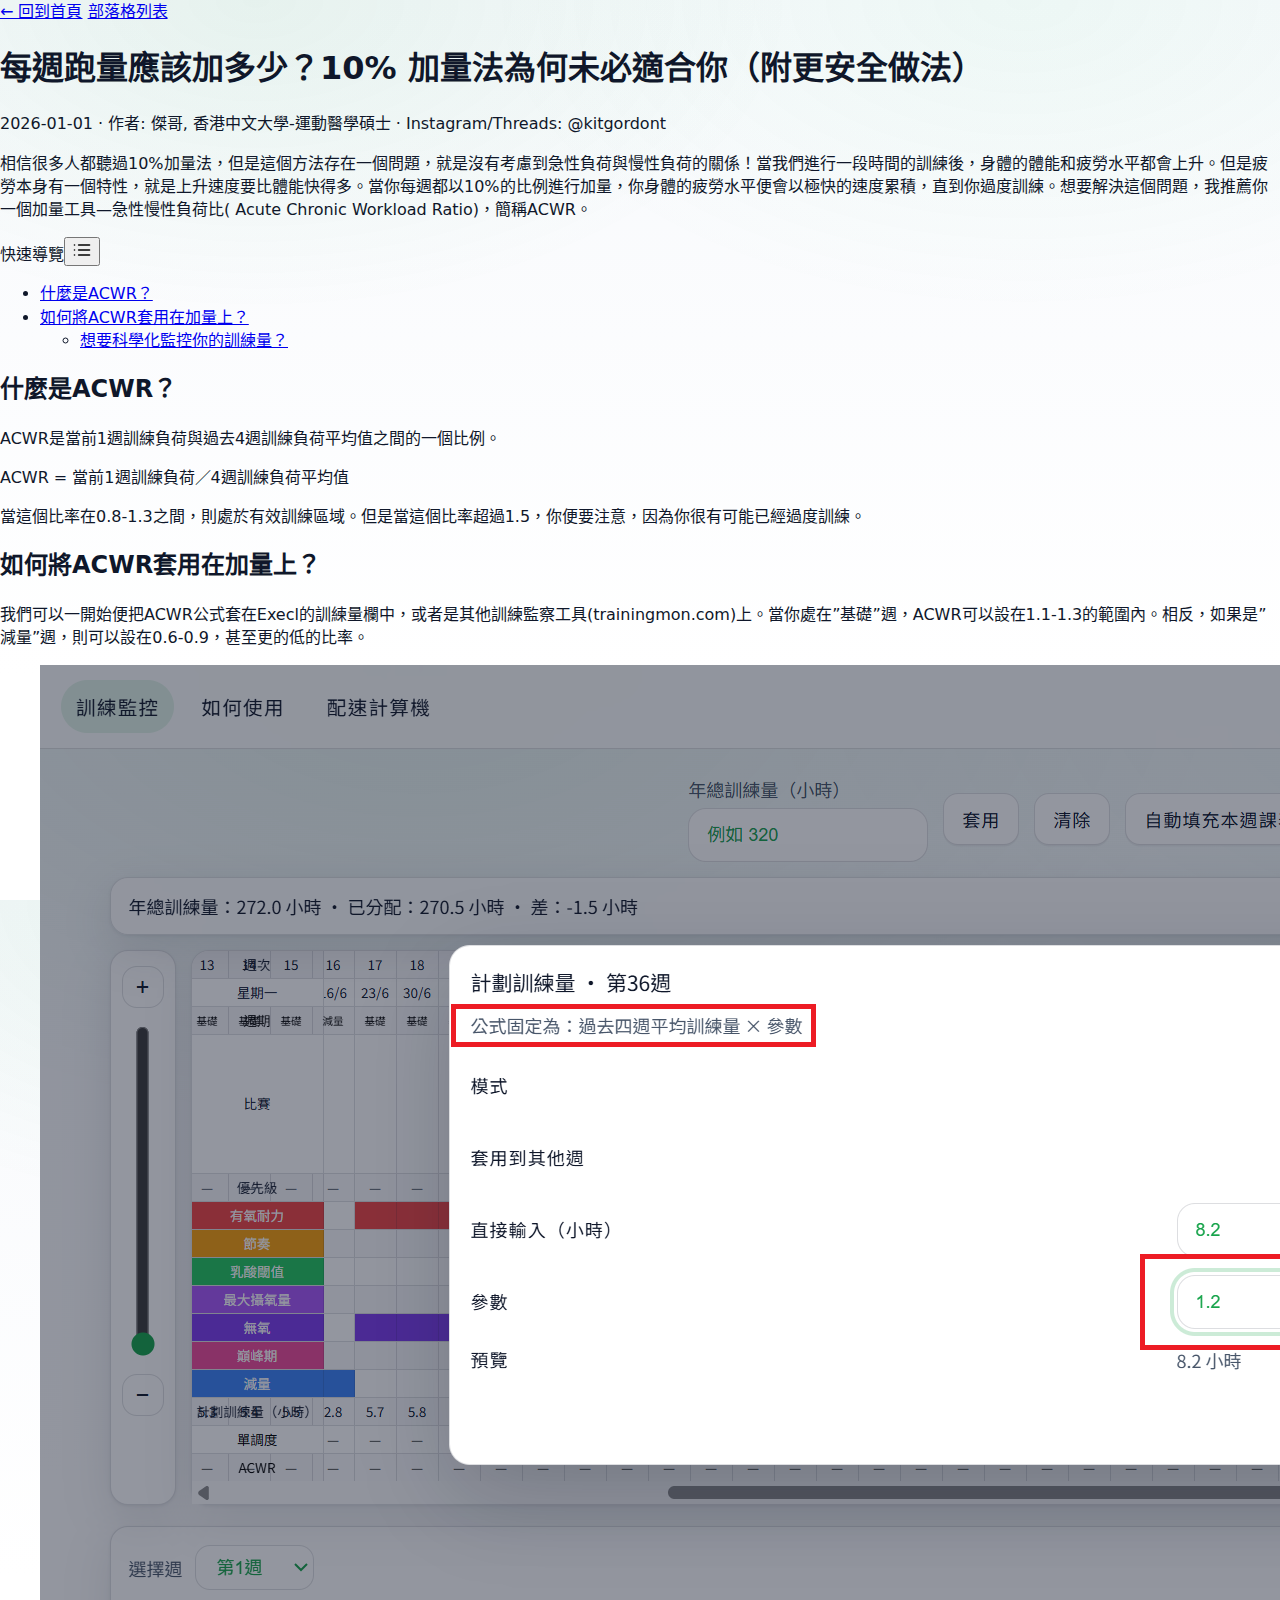
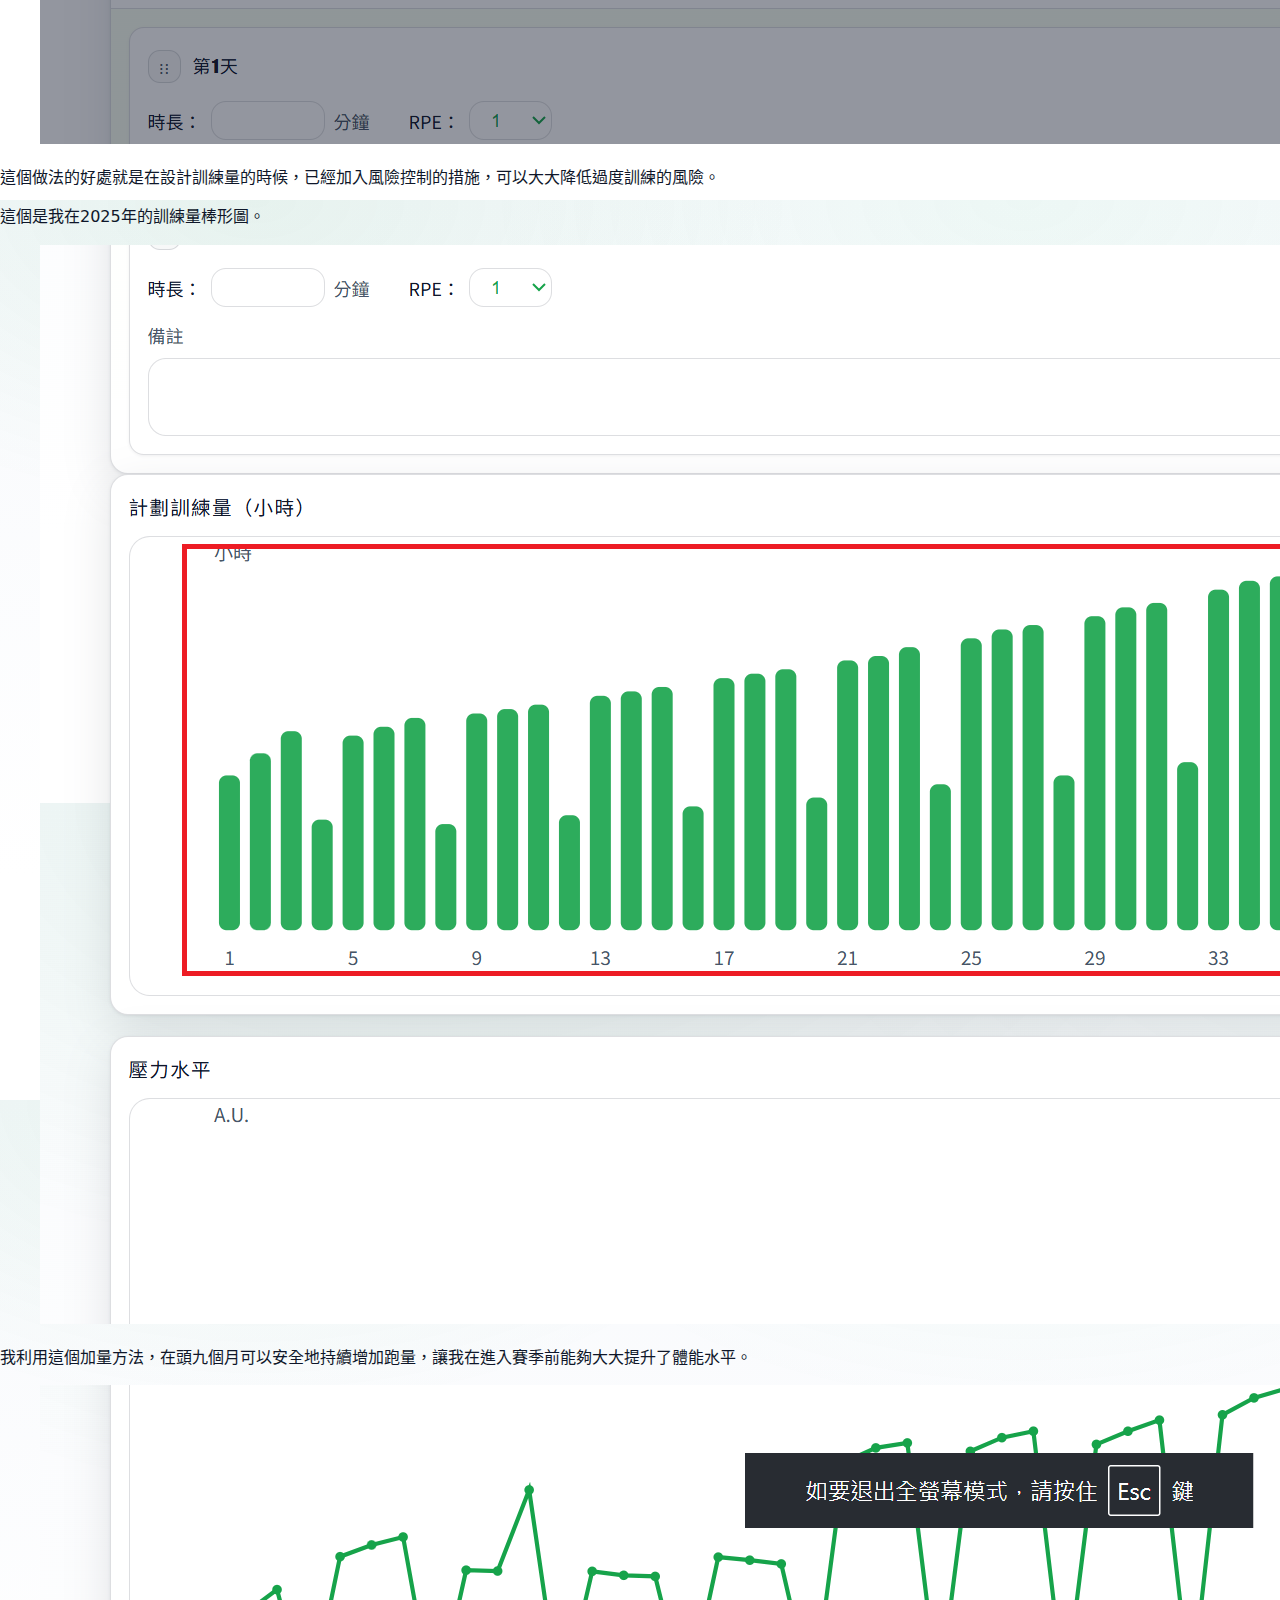
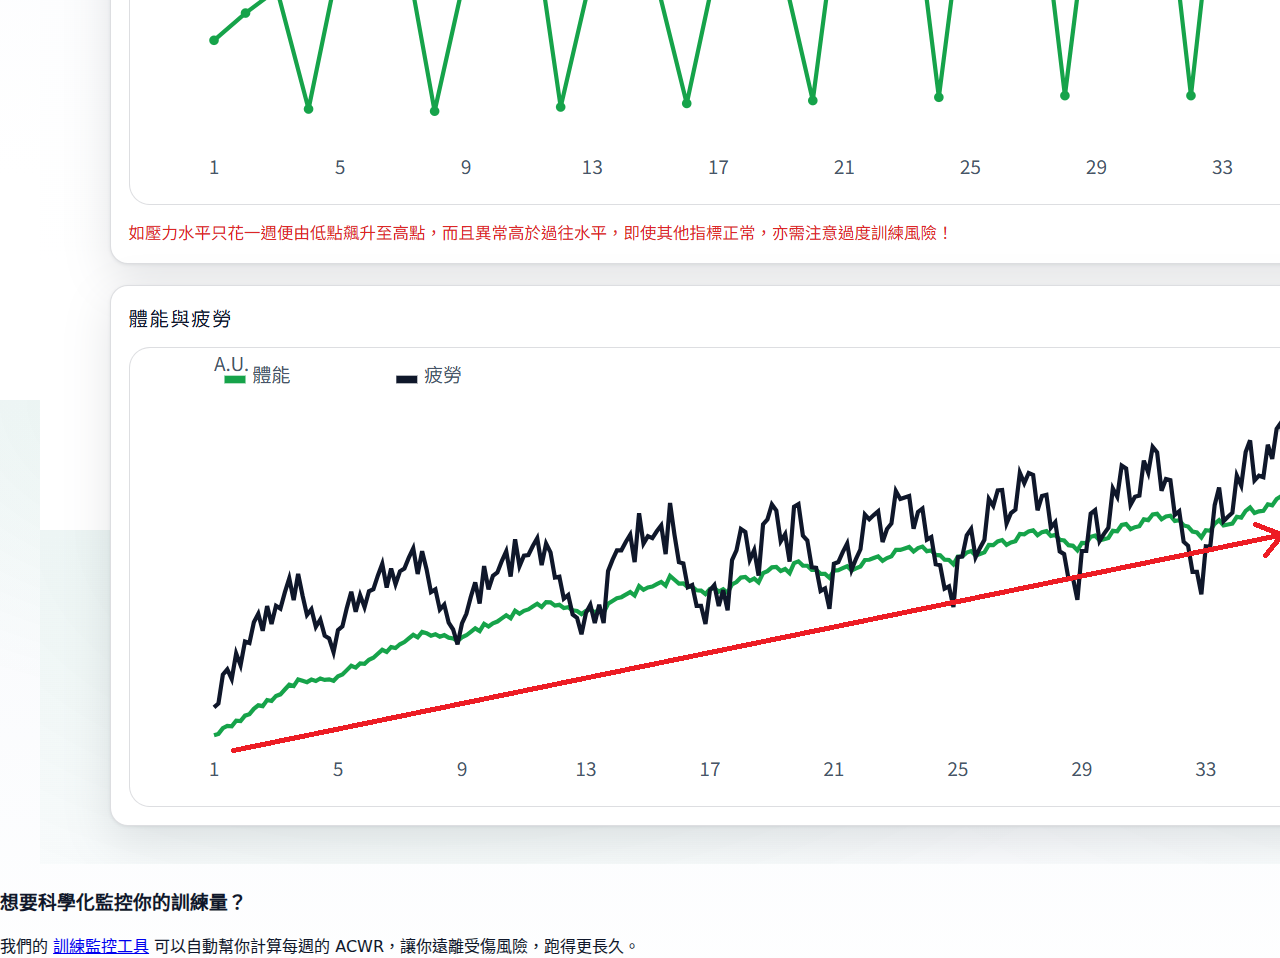
<file: web app/blog/how-to-increase-mileage.html>
<!DOCTYPE html>
<html lang="zh-HK">
<head>
  <meta charset="UTF-8">
  <meta name="viewport" content="width=device-width, initial-scale=1.0">
  <title>每週跑量應該加多少？10% 加量法為何未必適合你（附更安全做法） | 訓練調控</title>
  <meta name="description" content="相信很多人都聽過10%加量法，但是這個方法存在一個問題，就是沒有考慮到急性負荷與慢性負荷的關係！本文介紹如何使用 ACWR 安全增加跑量。">
  
  <!-- Canonical URL -->
  <link rel="canonical" href="https://trainingmon.com/blog/how-to-increase-mileage.html" />

  <!-- Favicon -->
  <link rel="icon" type="image/png" href="../assets/logo.png" />
  <link rel="apple-touch-icon" href="../assets/logo.png" />

  <!-- Open Graph / Facebook -->
  <meta property="og:type" content="article" />
  <meta property="og:url" content="https://trainingmon.com/blog/how-to-increase-mileage.html" />
  <meta property="og:title" content="每週跑量應該加多少？10% 加量法為何未必適合你（附更安全做法） | 訓練監控" />
  <meta property="og:description" content="相信很多人都聽過10%加量法，但是這個方法存在一個問題，就是沒有考慮到急性負荷與慢性負荷的關係！本文介紹如何使用 ACWR 安全增加跑量。" />
  <meta property="og:image" content="https://trainingmon.com/assets/blog/acwr-pic-1.png" />
  <meta property="og:site_name" content="Training Monitor 訓練調控" />
  <meta property="og:locale" content="zh_HK" />

  <!-- Twitter -->
  <meta property="twitter:card" content="summary_large_image" />
  <meta property="twitter:url" content="https://trainingmon.com/blog/how-to-increase-mileage.html" />
  <meta property="twitter:title" content="每週跑量應該加多少？10% 加量法為何未必適合你（附更安全做法） | 訓練監控" />
  <meta property="twitter:description" content="相信很多人都聽過10%加量法，但是這個方法存在一個問題，就是沒有考慮到急性負荷與慢性負荷的關係！本文介紹如何使用 ACWR 安全增加跑量。" />
  <meta property="twitter:image" content="https://trainingmon.com/assets/blog/acwr-pic-1.png" />

  <!-- Structured Data (JSON-LD) -->
  <script type="application/ld+json">
  {
    "@context": "https://schema.org",
    "@type": "BlogPosting",
    "headline": "每週跑量應該加多少？10% 加量法為何未必適合你（附更安全做法）",
    "image": [
      "https://trainingmon.com/assets/blog/acwr-pic-1.png"
    ],
    "datePublished": "2025-01-01T00:00:00+08:00",
    "dateModified": "2025-01-01T00:00:00+08:00",
    "author": [{
      "@type": "Person",
      "name": "傑哥",
      "url": "https://www.instagram.com/kitgordont/"
    }],
    "publisher": {
      "@type": "Organization",
      "name": "Training Monitor",
      "logo": {
        "@type": "ImageObject",
        "url": "https://trainingmon.com/assets/logo.png"
      }
    },
    "description": "相信很多人都聽過10%加量法，但是這個方法存在一個問題，就是沒有考慮到急性負荷與慢性負荷的關係！本文介紹如何使用 ACWR 安全增加跑量。"
  }
  </script>

  <link rel="stylesheet" href="../styles.css?v=2.5">
  <script src="blog-toc.js" defer></script>
</head>
<body>
  <div class="page-container">
    <nav class="nav">
      <a href="../index.html#plan">← 回到首頁</a>
      <a href="../index.html#blog">部落格列表</a>
    </nav>
    <article>
      <header class="article-header">
        <h1 class="article-title">每週跑量應該加多少？10% 加量法為何未必適合你（附更安全做法）</h1>
        <div class="article-meta">
          2026-01-01 · 作者: 傑哥, 香港中文大學-運動醫學碩士 · Instagram/Threads: @kitgordont
        </div>
      </header>
      <div class="article-content">
        <p>相信很多人都聽過10%加量法，但是這個方法存在一個問題，就是沒有考慮到急性負荷與慢性負荷的關係！當我們進行一段時間的訓練後，身體的體能和疲勞水平都會上升。但是疲勞本身有一個特性，就是上升速度要比體能快得多。當你每週都以10%的比例進行加量，你身體的疲勞水平便會以極快的速度累積，直到你過度訓練。想要解決這個問題，我推薦你一個加量工具—急性慢性負荷比( Acute Chronic Workload Ratio)，簡稱ACWR。</p>

        <h2>什麼是ACWR？</h2>
        <p>ACWR是當前1週訓練負荷與過去4週訓練負荷平均值之間的一個比例。</p>
        
        <div class="highlight-box">
          ACWR = 當前1週訓練負荷／4週訓練負荷平均值
        </div>

        <p>當這個比率在0.8-1.3之間，則處於有效訓練區域。但是當這個比率超過1.5，你便要注意，因為你很有可能已經過度訓練。</p>

        <h2>如何將ACWR套用在加量上？</h2>
        <p>我們可以一開始便把ACWR公式套在Execl的訓練量欄中，或者是其他訓練監察工具(trainingmon.com)上。當你處在”基礎”週，ACWR可以設在1.1-1.3的範圍內。相反，如果是”減量”週，則可以設在0.6-0.9，甚至更的低的比率。</p>

        <figure>
          <img src="../assets/blog/acwr-pic-1.png" alt="ACWR 監控範例">
        </figure>

        <p>這個做法的好處就是在設計訓練量的時候，已經加入風險控制的措施，可以大大降低過度訓練的風險。</p>
        <p>這個是我在2025年的訓練量棒形圖。</p>

        <figure>
          <img src="../assets/blog/acwr-pic-2.png" alt="2025年訓練量棒形圖">
        </figure>

        <p>我利用這個加量方法，在頭九個月可以安全地持續增加跑量，讓我在進入賽季前能夠大大提升了體能水平。</p>

        <figure>
          <img src="../assets/blog/acwr-pic-3.png" alt="體能水平提升趨勢">
        </figure>
        
        <div class="cta-box">
          <h3>想要科學化監控你的訓練量？</h3>
          <p>我們的 <a href="../index.html">訓練監控工具</a> 可以自動幫你計算每週的 ACWR，讓你遠離受傷風險，跑得更長久。</p>
        </div>
      </div>
    </article>
  </div>
</body>
</html>
</file>
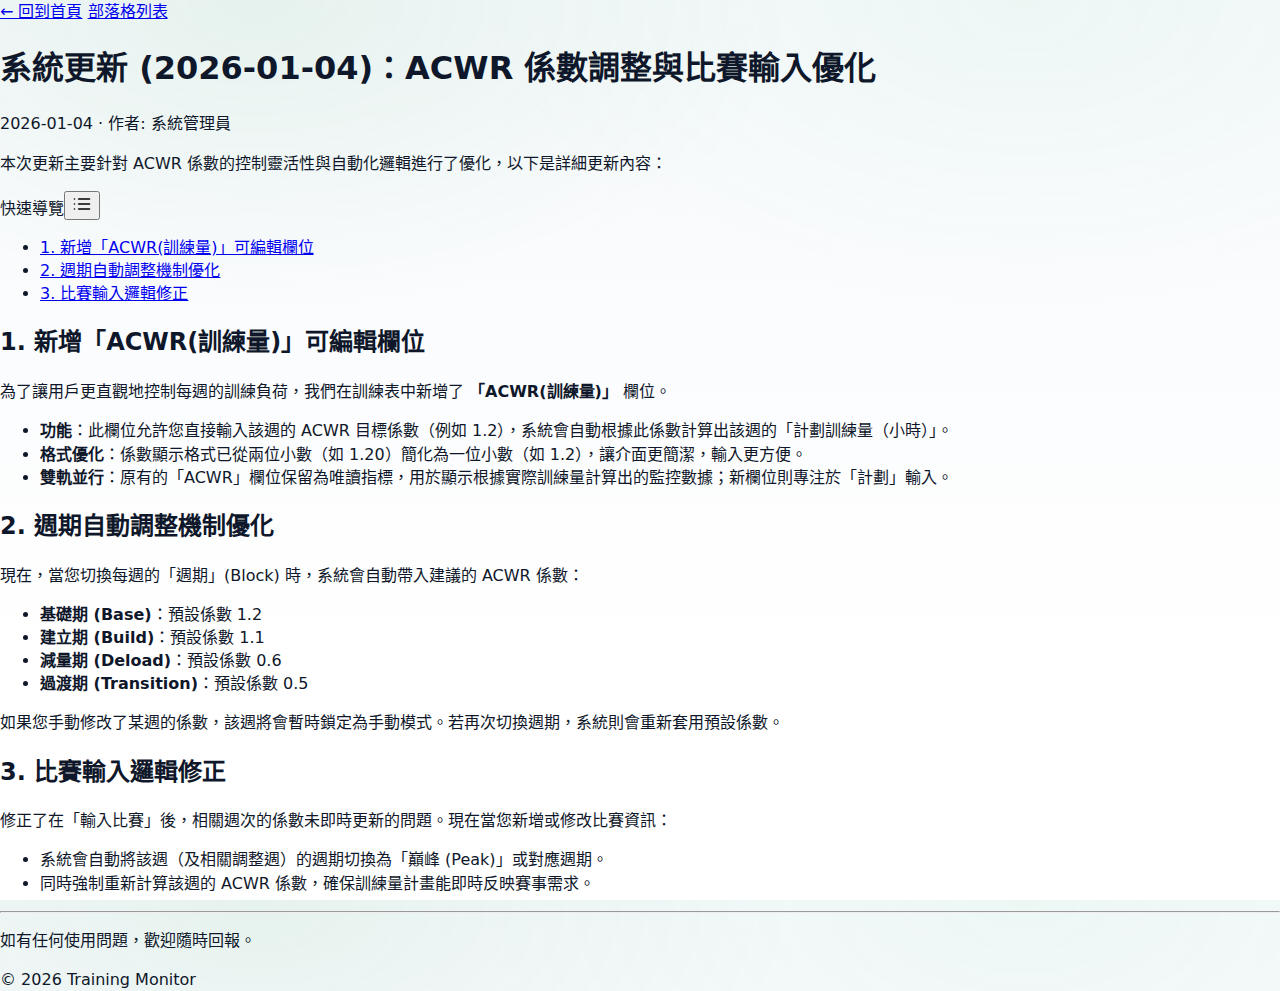
<file: web app/blog/update-2026-01-04.html>
<!DOCTYPE html>
<html lang="zh-HK">
<head>
  <meta charset="UTF-8">
  <meta name="viewport" content="width=device-width, initial-scale=1.0">
  <title>系統更新 (2026-01-04)：ACWR 係數調整與比賽輸入優化 | 訓練監控</title>
  <meta name="description" content="2026-01-04 系統更新說明：新增可編輯的 ACWR(訓練量) 欄位，優化週期自動調整機制，並修正比賽輸入後的係數更新邏輯。">
  
  <!-- Canonical URL -->
  <link rel="canonical" href="https://trainingmon.com/blog/update-2026-01-04.html" />

  <!-- Favicon -->
  <link rel="icon" type="image/png" href="../assets/logo.png" />
  <link rel="apple-touch-icon" href="../assets/logo.png" />

  <!-- Open Graph / Facebook -->
  <meta property="og:type" content="article" />
  <meta property="og:url" content="https://trainingmon.com/blog/update-2026-01-04.html" />
  <meta property="og:title" content="系統更新 (2026-01-04)：ACWR 係數調整與比賽輸入優化 | 訓練監控" />
  <meta property="og:description" content="2026-01-04 系統更新說明：新增可編輯的 ACWR(訓練量) 欄位，優化週期自動調整機制，並修正比賽輸入後的係數更新邏輯。" />
  <meta property="og:image" content="https://trainingmon.com/assets/logo.png" />
  <meta property="og:site_name" content="Training Monitor 訓練監控" />
  <meta property="og:locale" content="zh_HK" />

  <!-- Twitter -->
  <meta property="twitter:card" content="summary" />
  <meta property="twitter:url" content="https://trainingmon.com/blog/update-2026-01-04.html" />
  <meta property="twitter:title" content="系統更新 (2026-01-04)：ACWR 係數調整與比賽輸入優化 | 訓練監控" />
  <meta property="twitter:description" content="2026-01-04 系統更新說明：新增可編輯的 ACWR(訓練量) 欄位，優化週期自動調整機制，並修正比賽輸入後的係數更新邏輯。" />
  <meta property="twitter:image" content="https://trainingmon.com/assets/logo.png" />

  <link rel="stylesheet" href="../styles.css?v=2.7">
  <script src="blog-toc.js" defer></script>
</head>
<body>
  <div class="page-container">
    <nav class="nav">
      <a href="../index.html#plan">← 回到首頁</a>
      <a href="../index.html#blog">部落格列表</a>
    </nav>
    <article>
      <header class="article-header">
        <h1 class="article-title">系統更新 (2026-01-04)：ACWR 係數調整與比賽輸入優化</h1>
        <div class="article-meta">
          2026-01-04 · 作者: 系統管理員
        </div>
      </header>
      <div class="article-content">
        <p>本次更新主要針對 ACWR 係數的控制靈活性與自動化邏輯進行了優化，以下是詳細更新內容：</p>

        <h2>1. 新增「ACWR(訓練量)」可編輯欄位</h2>
        <p>為了讓用戶更直觀地控制每週的訓練負荷，我們在訓練表中新增了 <strong>「ACWR(訓練量)」</strong> 欄位。</p>
        <ul>
            <li><strong>功能</strong>：此欄位允許您直接輸入該週的 ACWR 目標係數（例如 1.2），系統會自動根據此係數計算出該週的「計劃訓練量（小時）」。</li>
            <li><strong>格式優化</strong>：係數顯示格式已從兩位小數（如 1.20）簡化為一位小數（如 1.2），讓介面更簡潔，輸入更方便。</li>
            <li><strong>雙軌並行</strong>：原有的「ACWR」欄位保留為唯讀指標，用於顯示根據實際訓練量計算出的監控數據；新欄位則專注於「計劃」輸入。</li>
        </ul>

        <h2>2. 週期自動調整機制優化</h2>
        <p>現在，當您切換每週的「週期」(Block) 時，系統會自動帶入建議的 ACWR 係數：</p>
        <ul>
            <li><strong>基礎期 (Base)</strong>：預設係數 1.2</li>
            <li><strong>建立期 (Build)</strong>：預設係數 1.1</li>
            <li><strong>減量期 (Deload)</strong>：預設係數 0.6</li>
            <li><strong>過渡期 (Transition)</strong>：預設係數 0.5</li>
        </ul>
        <p>如果您手動修改了某週的係數，該週將會暫時鎖定為手動模式。若再次切換週期，系統則會重新套用預設係數。</p>

        <h2>3. 比賽輸入邏輯修正</h2>
        <p>修正了在「輸入比賽」後，相關週次的係數未即時更新的問題。現在當您新增或修改比賽資訊：</p>
        <ul>
            <li>系統會自動將該週（及相關調整週）的週期切換為「巔峰 (Peak)」或對應週期。</li>
            <li>同時強制重新計算該週的 ACWR 係數，確保訓練量計畫能即時反映賽事需求。</li>
        </ul>

        <hr />
        <p>如有任何使用問題，歡迎隨時回報。</p>
      </div>
    </article>
    <footer class="footer">
      &copy; 2026 Training Monitor
    </footer>
  </div>
</body>
</html>
</file>
<file: web app/styles.css>
:root {
  --bg: #f7f9fc;
  --surface: #ffffff;
  --surface2: #f1f5f9;
  --text: #0f172a;
  --muted: #475569;
  --border: rgba(15, 23, 42, 0.14);
  --shadow: 0 1px 2px rgba(15, 23, 42, 0.08), 0 10px 30px rgba(15, 23, 42, 0.12);
  --radius: 12px;
  --radiusSm: 10px;
  --accent: #16a34a;
  --accentHover: #22c55e;
  --accentSoft: rgba(22, 163, 74, 0.12);
  --accentGrad: linear-gradient(180deg, #4ade80, #16a34a);
  --ring: rgba(22, 163, 74, 0.22);
  --ringSoft: rgba(22, 163, 74, 0.08);
  --cellW: 40px;
  --labelW: 120px;
  --cellH: 26px;
  --racesH: 132px;
  --calFont: 11px;
  --calControlH: 22px;
  --fontBody: "Noto Sans TC", "PingFang HK", "Microsoft JhengHei", "Noto Sans", ui-sans-serif, system-ui, -apple-system, Segoe UI,
    Roboto, Arial, sans-serif;
  --fontDisplay: Impact, Haettenschweiler, "Arial Narrow Bold", "Arial Narrow", "Bahnschrift SemiCondensed", "Franklin Gothic Medium Cond",
    "Franklin Gothic Condensed", "Arial Black", var(--fontBody);
}

* {
  box-sizing: border-box;
}

html,
body {
  height: 100%;
}

body {
  margin: 0;
  font-family: var(--fontBody);
  background: radial-gradient(900px 520px at 20% 0%, rgba(22, 163, 74, 0.08), transparent 60%),
    radial-gradient(900px 520px at 80% 0%, rgba(74, 222, 128, 0.06), transparent 60%),
    linear-gradient(180deg, var(--bg), #ffffff 75%);
  color: var(--text);
  line-height: 1.45;
}

.toast {
  position: fixed;
  left: 14px;
  bottom: 14px;
  border: 1px solid var(--border);
  background: rgba(255, 255, 255, 0.96);
  color: var(--text);
  padding: 10px 12px;
  font-size: 12px;
  border-radius: 10px;
  box-shadow: var(--shadow);
  max-width: min(520px, calc(100vw - 28px));
  white-space: pre-line;
  z-index: 1000;
}

.toast--warn {
  color: var(--text);
  border-color: rgba(220, 38, 38, 0.35);
  background: rgba(127, 29, 29, 0.35);
}

.topbar {
  position: sticky;
  top: 0;
  z-index: 10;
  border-bottom: 1px solid var(--border);
  background: rgba(255, 255, 255, 0.82);
  backdrop-filter: blur(10px);
  padding: 10px 14px;
  display: flex;
  align-items: center;
  gap: 12px;
  flex-wrap: wrap;
}

.tabs {
  display: flex;
  gap: 8px;
  align-items: center;
  flex: 1 1 auto;
}

.brand {
  margin-left: auto;
  display: inline-flex;
  align-items: center;
  justify-content: flex-end;
  gap: 10px;
  text-decoration: none;
  max-width: min(220px, 40vw);
  min-width: 0;
  flex: 0 1 auto;
}

.brand__img {
  height: 32px;
  width: auto;
  max-width: 100%;
  max-height: 32px;
  object-fit: contain;
  display: block;
}

.brand__text {
  font-family: var(--fontDisplay);
  color: var(--text);
  font-size: 14px;
  letter-spacing: 0.9px;
  white-space: nowrap;
  overflow: hidden;
  text-overflow: ellipsis;
}

.tab {
  font-family: var(--fontDisplay);
  border: none;
  background: transparent;
  color: var(--text);
  font-size: 13px;
  padding: 8px 10px;
  border-radius: 999px;
  cursor: pointer;
  letter-spacing: 0.9px;
  text-transform: none;
}

.tab:hover {
  background: rgba(17, 24, 39, 0.04);
}

.tab:focus-visible {
  outline: 3px solid var(--ring);
  outline-offset: 2px;
}

.tab.is-active {
  background: var(--accentSoft);
  color: var(--text);
  font-weight: 400;
}

.page {
  padding: 18px 14px 26px;
  max-width: 1200px;
  margin: 0 auto;
}

.tabPanel {
  display: none;
}

.tabPanel.is-active {
  display: block;
}

.btn {
  font-family: var(--fontDisplay);
  border: 1px solid var(--border);
  background: var(--surface);
  color: var(--text);
  padding: 8px 12px;
  font-size: 12px;
  border-radius: 10px;
  cursor: pointer;
  box-shadow: 0 1px 0 rgba(15, 23, 42, 0.05);
  letter-spacing: 0.7px;
  text-transform: none;
}

.btn:hover {
  border-color: rgba(22, 163, 74, 0.45);
  box-shadow: 0 0 0 3px var(--ringSoft), var(--shadow);
}

.btn:active {
  transform: translateY(0.5px);
}

.btn:focus-visible {
  outline: 3px solid var(--ring);
  outline-offset: 2px;
}

.btn--primary {
  background: var(--accentGrad);
  border-color: var(--accent);
  color: var(--text);
  box-shadow: 0 0 0 3px var(--accentSoft), 0 18px 40px rgba(15, 23, 42, 0.18);
}

.btn--primary:hover {
  background: var(--accentHover);
  border-color: var(--accentHover);
}

.btn--danger {
  background: linear-gradient(180deg, #f87171, #dc2626);
  border-color: #b91c1c;
  color: rgba(2, 6, 23, 0.92);
  box-shadow: 0 0 0 3px rgba(220, 38, 38, 0.14), 0 18px 40px rgba(15, 23, 42, 0.18);
}

.btn--danger:hover {
  background: #ef4444;
  border-color: #ef4444;
  box-shadow: 0 0 0 3px rgba(220, 38, 38, 0.12), var(--shadow);
}

.btn--danger:focus-visible {
  outline: 3px solid rgba(220, 38, 38, 0.3);
  outline-offset: 2px;
}

.muted {
  color: var(--muted);
  font-size: 12px;
}

.planTop {
  display: flex;
  justify-content: flex-end;
  align-items: center;
  gap: 12px;
  margin-bottom: 12px;
}

.planTop__left {
  display: flex;
  align-items: center;
  gap: 10px;
}

.planTop__center {
  text-align: center;
  display: grid;
  gap: 4px;
}

.planTop__range {
  font-size: 12px;
}

.planTop__volume {
  font-size: 12px;
}

.planTop__right {
  display: flex;
  justify-content: flex-end;
  gap: 10px;
  flex-wrap: wrap;
  align-items: center;
}

.planActions {
  display: flex;
  justify-content: flex-end;
  margin-bottom: 10px;
}

.planActions__right {
  display: flex;
  justify-content: flex-end;
  gap: 10px;
  flex-wrap: wrap;
  align-items: center;
}

.annualVolumeField {
  display: grid;
  gap: 4px;
}

.annualVolumeField .input {
  width: 160px;
}

.calendarSummary {
  margin: 0 0 10px;
  border: 1px solid var(--border);
  background: rgba(255, 255, 255, 0.82);
  backdrop-filter: blur(10px);
  border-radius: var(--radius);
  padding: 10px 12px;
  box-shadow: var(--shadow);
  color: var(--text);
  font-size: 12px;
}

.calendarShell {
  display: flex;
  gap: 10px;
  align-items: stretch;
}

.calendarSizer {
  width: 44px;
  border: 1px solid var(--border);
  border-radius: var(--radius);
  background: var(--surface);
  box-shadow: var(--shadow);
  display: flex;
  flex-direction: column;
  align-items: center;
  padding: 10px 6px;
  gap: 10px;
  flex: 0 0 auto;
}

.calSizeRange {
  width: 18px;
  height: 220px;
  accent-color: var(--accent);
  writing-mode: bt-lr;
  appearance: slider-vertical;
}

.calSizeRange:focus-visible {
  outline: 3px solid var(--ring);
  outline-offset: 2px;
  border-radius: 10px;
}

.calendarWrap {
  border: 1px solid var(--border);
  border-radius: var(--radius);
  overflow-x: auto;
  background: var(--surface);
  box-shadow: var(--shadow);
  flex: 1 1 auto;
  --accent: #1d4ed8;
  --accentHover: #2563eb;
  --accentSoft: rgba(29, 78, 216, 0.12);
  --accentGrad: linear-gradient(180deg, #3b82f6, #1d4ed8);
  --ring: rgba(29, 78, 216, 0.22);
  --ringSoft: rgba(29, 78, 216, 0.08);
}

.calendar {
  min-width: calc(var(--labelW) + 52 * var(--cellW));
}

.calRow {
  display: grid;
  grid-template-columns: var(--labelW) repeat(52, var(--cellW));
  border-bottom: 1px solid var(--border);
}

.calRow:last-child {
  border-bottom: none;
}

.calRow:nth-child(odd) .calCell {
  background: rgba(15, 23, 42, 0.02);
}

.calRow--races .calCell {
  height: var(--racesH);
}

.calRow--races .calLabel {
  background: var(--surface);
}

.calCell {
  border-right: 1px solid var(--border);
  height: var(--cellH);
  display: flex;
  align-items: center;
  justify-content: center;
  font-size: var(--calFont);
  white-space: nowrap;
  text-align: center;
}

.calCell:last-child {
  border-right: none;
}

.calCell--clickable {
  cursor: pointer;
}

.calCell--clickable:hover {
  background: rgba(29, 78, 216, 0.06);
}

.phaseCell {
  padding: 0;
}

.calRow .phaseCell.is-on {
  background: var(--phaseBg);
}

.calRow .phaseCell.is-on:hover {
  background: var(--phaseBg);
}

.calRow .calCell.phaseLabel {
  background: var(--phaseBg);
  color: #ffffff;
}

.calLabel {
  justify-content: center;
  padding-left: 0;
  font-weight: 400;
  position: sticky;
  left: 0;
  z-index: 2;
  background: var(--surface);
}

.fitText {
  display: block;
  width: 100%;
  max-width: 100%;
  max-height: 100%;
  overflow: hidden;
  white-space: nowrap;
}

.calRow--metric .calCell:not(.calLabel) .fitText {
  color: var(--accent);
}

.calRow[data-row-key="block"] .calLabel .fitText,
.calRow[data-row-key="monotony"] .calLabel .fitText,
.calRow[data-row-key="acwr"] .calLabel .fitText {
  color: #000000;
}

.calRow[data-row-key="block"] .calSelect,
.calRow[data-row-key="block"] .calSelect option {
  color: #000000;
}

.calRow[data-row-key="monotony"] .calCell:not(.calLabel) .fitText,
.calRow[data-row-key="acwr"] .calCell:not(.calLabel) .fitText {
  color: #000000;
}

.calCell--alert {
  background: #ef4444;
}

.calCell--alert .fitText {
  color: #ffffff !important;
}

.calRow[data-row-key="acwr"] .calCell.calCell--acwrAlert {
  background: #ef4444;
}

.calRow[data-row-key="acwr"] .calCell--acwrAlert .fitText {
  color: #000000 !important;
}

.calSelectWrap {
  width: 100%;
  position: relative;
  padding: 0 4px;
}

.calSelectWrap::after {
  content: "▾";
  position: absolute;
  right: 6px;
  top: 50%;
  transform: translateY(-50%);
  font-size: 10px;
  color: var(--muted);
  pointer-events: none;
}

.calSelectWrap.calSelectWrap--wide::after {
  content: none;
  display: none;
}

.calSelectWrap.calSelectWrap--wide {
  padding: 0 2px;
}

.calInputWrap {
  width: 100%;
  padding: 0 4px;
}

.calInput {
  width: 100%;
  height: var(--calControlH);
  border: 1px solid transparent;
  background: transparent;
  color: var(--accent);
  font-size: var(--calFont);
  border-radius: 8px;
  text-align: center;
  outline: none;
}

.calInput[type="number"] {
  appearance: textfield;
  -moz-appearance: textfield;
}

.calInput[type="number"]::-webkit-outer-spin-button,
.calInput[type="number"]::-webkit-inner-spin-button {
  -webkit-appearance: none;
  margin: 0;
}

.calRow[data-row-key="volumeHrs"] .calInput {
  height: 100%;
  padding: 0;
  border: 0;
  border-color: transparent;
  background: transparent;
  border-radius: 0;
}

.calRow[data-row-key="volumeHrs"] .calInputWrap {
  padding: 0;
}

.calRow[data-row-key="volumeHrs"] .calInput:hover,
.calRow[data-row-key="volumeHrs"] .calInput:focus {
  border-color: transparent;
  background: transparent;
}

.calInput:hover {
  background: rgba(255, 255, 255, 0.05);
}

.calInput:focus {
  border-color: rgba(29, 78, 216, 0.55);
  background: rgba(29, 78, 216, 0.08);
}

.calSelect {
  width: 100%;
  height: var(--calControlH);
  border: 1px solid transparent;
  background: transparent;
  color: var(--accent);
  font-size: calc(var(--calFont) + 1px);
  font-weight: 400;
  border-radius: 8px;
  cursor: pointer;
  text-align: center;
  text-align-last: center;
  padding-right: 14px;
  appearance: none;
  -webkit-appearance: none;
  -moz-appearance: none;
}

.calSelect option {
  color: var(--accent);
  background: var(--surface);
}

.calSelect.calSelect--wide {
  font-size: calc(var(--calFont) - 2px);
  font-weight: 400;
  padding-left: 2px;
  padding-right: 2px;
}

.calSelect:hover {
  background: rgba(255, 255, 255, 0.05);
}

.calSelect:focus-visible {
  outline: 3px solid var(--ring);
  outline-offset: 1px;
}

.phaseBtn {
  width: 100%;
  height: 100%;
  border: none;
  background: transparent;
  padding: 0;
  cursor: pointer;
}

.phaseBtn:focus-visible {
  outline: 3px solid var(--ring);
  outline-offset: 1px;
}

.raceCols {
  width: 100%;
  height: 100%;
  display: flex;
  justify-content: center;
  align-items: center;
  gap: 4px;
  padding: 4px 2px;
  overflow: hidden;
}

.raceV {
  writing-mode: vertical-rl;
  text-orientation: mixed;
  color: var(--accent);
  font-size: 11px;
  font-weight: 400;
  line-height: 1.1;
  max-height: 100%;
  overflow: hidden;
}

.raceV--more {
  color: var(--muted);
  font-weight: 400;
}

.calWeekBtn {
  width: 100%;
  height: 100%;
  border: none;
  background: transparent;
  color: var(--text);
  cursor: pointer;
  font: inherit;
  padding: 0;
  border-radius: 8px;
}

.calWeekBtn:hover {
  background: rgba(29, 78, 216, 0.06);
}

.calWeekBtn:focus-visible {
  outline: 3px solid var(--ring);
  outline-offset: 1px;
}

.calWeekBtn.is-selected {
  background: var(--accentSoft);
  color: var(--text);
  font-weight: 400;
}

.weekSection {
  margin-top: 14px;
  border: 1px solid var(--border);
  border-radius: var(--radius);
  background: var(--surface);
  box-shadow: var(--shadow);
  overflow: hidden;
}

.weekHeader {
  border-bottom: 1px solid var(--border);
  padding: 12px 12px;
  display: flex;
  align-items: center;
  justify-content: space-between;
  gap: 10px;
}

.weekPicker {
  display: inline-flex;
  align-items: center;
  gap: 8px;
  font-size: 12px;
}

.weekPicker select {
  border: 1px solid var(--border);
  padding: 7px 10px;
  font-size: 12px;
  background: var(--surface);
  color: var(--accent);
  border-radius: 10px;
}

.weekPicker select option {
  color: var(--accent);
  background: var(--surface);
}

.weekPicker select:focus-visible {
  outline: 3px solid var(--ring);
  outline-offset: 2px;
}

.weekDays {
  display: flex;
  flex-direction: column;
  gap: 12px;
  padding: 12px;
  background: linear-gradient(to bottom, rgba(125, 255, 0, 0.05), rgba(125, 255, 0, 0));
}

.dayCard {
  border: 1px solid var(--border);
  border-radius: var(--radiusSm);
  min-height: 74px;
  padding: 12px;
  position: relative;
  background: var(--surface);
  box-shadow: 0 1px 2px rgba(16, 24, 40, 0.06);
  display: grid;
  gap: 10px;
  width: 100%;
}

.dayCard.is-dragging {
  opacity: 0.55;
}

.dayCard.is-dropTarget {
  outline: 3px solid var(--ring);
  outline-offset: 2px;
}

.dayDragHandle {
  width: 22px;
  height: 22px;
  border-radius: 8px;
  border: 1px solid var(--border);
  background: rgba(15, 23, 42, 0.03);
  color: var(--muted);
  font-size: 12px;
  line-height: 1;
  display: inline-flex;
  align-items: center;
  justify-content: center;
  cursor: grab;
  user-select: none;
}

.dayDragHandle:active {
  cursor: grabbing;
}

.dayTitle {
  font-family: var(--fontDisplay);
  font-size: 12px;
  font-weight: 400;
  margin-bottom: 0;
  letter-spacing: 0.8px;
  text-transform: none;
}

.dayTitleRow {
  display: flex;
  align-items: center;
  justify-content: space-between;
  gap: 10px;
  margin-bottom: 0;
}

.dayTitleLeft {
  display: flex;
  align-items: center;
  gap: 8px;
  min-width: 0;
}

.dayTitleRight {
  display: flex;
  align-items: center;
  justify-content: flex-end;
  gap: 10px;
  flex-wrap: wrap;
}

.dayMoveControls {
  display: inline-flex;
  align-items: center;
  gap: 4px;
}

.dayMoveBtn {
  width: 22px;
  height: 22px;
  border-radius: 8px;
  border: 1px solid var(--border);
  background: var(--surface);
  color: var(--text);
  font-size: 12px;
  line-height: 1;
  display: inline-flex;
  align-items: center;
  justify-content: center;
  cursor: pointer;
  padding: 0;
}

.dayMoveBtn:hover {
  border-color: #d1d5db;
  background: rgba(17, 24, 39, 0.03);
}

.dayMoveBtn:disabled {
  opacity: 0.45;
  cursor: not-allowed;
}

.dayMoveBtn:disabled:hover {
  border-color: var(--border);
  background: var(--surface);
}

.dayMoveBtn:focus-visible {
  outline: 3px solid var(--ring);
  outline-offset: 2px;
}

.dayDate {
  font-family: var(--fontDisplay);
  font-size: 12px;
  font-weight: 400;
  letter-spacing: 0.6px;
  color: var(--accent);
  padding: 4px 10px;
  border: 1px solid var(--ring);
  background: var(--accentSoft);
  border-radius: 12px;
  white-space: nowrap;
}

.dayWorkoutControls {
  display: inline-flex;
  align-items: center;
  gap: 8px;
}

.dayWorkoutSelect {
  width: 74px;
}

.dayWorkouts {
  display: grid;
  gap: 10px;
}

.dayMeta {
  display: flex;
  gap: 26px;
  flex-wrap: wrap;
  font-size: 12px;
  color: var(--text);
}

.dayRaces {
  margin-top: 10px;
  font-size: 12px;
  font-weight: 400;
  color: var(--text);
  overflow: hidden;
  text-overflow: ellipsis;
  white-space: nowrap;
  padding-right: 0;
}

.dayRaces__names {
  color: var(--accent);
}

.dayNote {
  display: grid;
  gap: 6px;
}

.dayNote__label {
  font-size: 12px;
  color: var(--muted);
}

.dayNote__input {
  width: 100%;
  min-height: 42px;
  border: 1px solid var(--border);
  border-radius: 12px;
  padding: 8px 10px;
  font-size: 12px;
  font-family: inherit;
  color: var(--text);
  background: var(--surface);
  resize: vertical;
}

.dayNote__input:focus-visible {
  outline: 3px solid var(--ring);
  outline-offset: 2px;
}

.dayField {
  display: inline-flex;
  align-items: center;
  gap: 6px;
}

.dayMiniInput,
.dayMiniSelect {
  height: 26px;
  border: 1px solid var(--border);
  border-radius: 10px;
  padding: 0 10px;
  font-size: 12px;
  background: var(--surface);
  color: var(--accent);
}

.dayMiniSelect option {
  color: var(--accent);
  background: var(--surface);
}

.dayMiniInput {
  width: 76px;
}

.dayMiniInput:focus-visible,
.dayMiniSelect:focus-visible {
  outline: 3px solid var(--ring);
  outline-offset: 2px;
}

.dayAction {
  position: absolute;
  right: 8px;
  bottom: 8px;
  border: 1px solid var(--border);
  width: 28px;
  height: 28px;
  display: flex;
  align-items: center;
  justify-content: center;
  background: var(--surface);
  font-size: 13px;
  cursor: pointer;
  padding: 0;
  border-radius: 10px;
}

.dayAction:hover {
  border-color: #d1d5db;
  background: rgba(17, 24, 39, 0.03);
}

.dayAction:focus-visible {
  outline: 3px solid var(--ring);
  outline-offset: 2px;
}

.chartsPlaceholder {
  border: 1px solid var(--border);
  padding: 16px;
  border-radius: var(--radius);
  background: var(--surface);
  box-shadow: var(--shadow);
}

.chartsPlaceholder__title {
  font-weight: 400;
  margin-bottom: 8px;
}

.chartsGrid {
  display: grid;
  grid-template-columns: 1fr;
  gap: 14px;
}

.paceGrid {
  display: grid;
  grid-template-columns: 1fr 1fr;
  gap: 14px;
}

.paceIntro__title {
  font-family: var(--fontDisplay);
  font-size: 13px;
  letter-spacing: 0.9px;
  margin-bottom: 4px;
}

.paceForm {
  display: grid;
  gap: 10px;
}

.paceField {
  display: grid;
  gap: 6px;
}

.paceTimeGrid {
  display: grid;
  grid-template-columns: 1fr 1fr 1fr;
  gap: 8px;
}

.paceTimeInput {
  width: 100%;
  min-width: 0;
}

.paceActions {
  display: flex;
  gap: 10px;
  flex-wrap: wrap;
}

.paceTable {
  display: grid;
  gap: 8px;
}

.paceTableRow {
  display: grid;
  grid-template-columns: 1fr 1fr;
  gap: 10px;
  align-items: center;
}

.paceTableRow--header {
  color: var(--muted);
  font-size: 12px;
}

.paceTableCell {
  font-size: 12px;
  color: var(--text);
  overflow: hidden;
  text-overflow: ellipsis;
  white-space: nowrap;
}

.paceTableCell--right {
  text-align: right;
}

.chartCard {
  border: 1px solid var(--border);
  border-radius: var(--radius);
  background: var(--surface);
  box-shadow: var(--shadow);
  padding: 12px;
  display: grid;
  gap: 10px;
}

.chartCard--clickable {
  cursor: pointer;
}

.chartCard--clickable:hover {
  border-color: #d1d5db;
  box-shadow: 0 1px 2px rgba(16, 24, 40, 0.08);
}

.chartCard__title {
  font-family: var(--fontDisplay);
  font-weight: 400;
  font-size: 13px;
  letter-spacing: 0.9px;
  text-transform: none;
}

.chartTip {
  font-size: 11px;
  line-height: 1.5;
}

.chartTip--warn {
  color: #dc2626;
}

.howtoIntro__title {
  font-family: var(--fontDisplay);
  font-size: 13px;
  letter-spacing: 0.9px;
  margin-bottom: 4px;
}

.howtoIntro__actions {
  margin-top: 10px;
  display: flex;
  gap: 10px;
  flex-wrap: wrap;
}

.howtoGrid {
  display: grid;
  grid-template-columns: 1fr;
  gap: 14px;
}

.howtoShot {
  display: grid;
  gap: 10px;
}

.howtoShot__frame {
  border: 1px solid var(--border);
  border-radius: 14px;
  background: var(--surface2);
  overflow: hidden;
}

.howtoShot__img {
  width: 100%;
  height: auto;
  display: none;
}

.howtoShot__placeholder {
  padding: 18px 14px;
  color: var(--muted);
  font-size: 12px;
}

.howtoShot.has-image .howtoShot__img {
  display: block;
}

.howtoShot.has-image .howtoShot__placeholder {
  display: none;
}

.howtoShot__actions {
  display: flex;
  gap: 10px;
  flex-wrap: wrap;
}

.howtoShot__file {
  display: none;
}

.chartModal {
  width: min(1100px, 100%);
}

.chartModal__body {
  width: 100%;
}

.chartSvg--modal {
  border: none;
}

.chartSvg {
  width: 100%;
  height: auto;
  border: 1px solid var(--border);
  border-radius: 14px;
  background: var(--surface);
}

.chartBand--red {
  fill: rgba(239, 68, 68, 0.18);
}

.chartBand--gray {
  fill: rgba(148, 163, 184, 0.2);
}

.chartBand--blue {
  fill: rgba(22, 163, 74, 0.14);
}

.chartBand--green {
  fill: rgba(16, 185, 129, 0.16);
}

.chartAxis line {
  stroke: rgba(255, 255, 255, 0.14);
  stroke-width: 1;
}

.chartTicks line {
  stroke: rgba(255, 255, 255, 0.14);
  stroke-width: 1;
}

.chartTicks text {
  fill: var(--muted);
  font-size: 10px;
}

.chartUnit {
  fill: var(--muted);
  font-size: 10px;
}

.chartBar {
  fill: var(--accent);
  opacity: 0.9;
}

.chartLine {
  fill: none;
  stroke: var(--accent);
  stroke-width: 2.2;
}

.chartLine--a {
  stroke: var(--accent);
}

.chartLine--b {
  stroke: var(--text);
}

.chartDot {
  fill: var(--accent);
}

.chartLegend text {
  fill: var(--muted);
  font-size: 10px;
}

.chartLegend__swatch.chartLine--a {
  fill: var(--accent);
}

.chartLegend__swatch.chartLine--b {
  fill: var(--text);
}

.overlay {
  position: fixed;
  inset: 0;
  background: rgba(15, 23, 42, 0.45);
  display: flex;
  align-items: center;
  justify-content: center;
  padding: 18px;
  z-index: 50;
}

.modal {
  width: min(640px, 100%);
  background: var(--surface);
  border: 1px solid var(--border);
  border-radius: 14px;
  box-shadow: 0 20px 60px rgba(15, 23, 42, 0.22);
  padding: 14px;
  display: grid;
  gap: 10px;
}

.overlay--auth {
  background: rgba(15, 23, 42, 0.45);
  backdrop-filter: blur(10px);
}

.modal--auth {
  width: min(420px, 100%);
  padding: 18px 18px 16px;
  border-radius: 18px;
  background: linear-gradient(180deg, rgba(255, 255, 255, 0.98), rgba(255, 255, 255, 0.94));
  border-color: var(--border);
  box-shadow: var(--shadow);
  gap: 14px;
}

.modal--auth .modal__title {
  font-family: var(--fontDisplay);
  font-size: 15px;
  letter-spacing: 0.9px;
  color: var(--text);
}

.modal--auth .modal__subtitle {
  color: var(--muted);
  font-size: 12px;
  line-height: 1.5;
}

.modal--auth .muted {
  color: var(--muted);
}

.authModal__header {
  display: flex;
  align-items: flex-start;
  justify-content: space-between;
  gap: 12px;
}

.authModal__headerText {
  display: grid;
  gap: 4px;
}

.authModal__close {
  width: 32px;
  height: 32px;
  border-radius: 999px;
  background: var(--surface2);
  border-color: var(--border);
  box-shadow: none;
}

.authModal__close:hover {
  border-color: rgba(22, 163, 74, 0.45);
  background: rgba(22, 163, 74, 0.08);
}

.authModal__close svg {
  width: 16px;
  height: 16px;
}

.authForm {
  display: grid;
  gap: 12px;
}

.authProviders {
  display: grid;
  gap: 10px;
}

.authProviderBtn {
  width: 100%;
  height: 44px;
  display: inline-flex;
  align-items: center;
  justify-content: flex-start;
  gap: 10px;
  padding: 10px 12px;
  border-radius: 12px;
  background: var(--surface);
  border-color: var(--border);
  color: var(--text);
  box-shadow: none;
}

.authProviderBtn:hover {
  border-color: rgba(22, 163, 74, 0.45);
  background: rgba(17, 24, 39, 0.02);
  box-shadow: 0 0 0 3px var(--ringSoft);
}

.authProviderBtn:focus-visible {
  outline: 3px solid var(--ring);
  outline-offset: 2px;
}

.authProviderBtn__icon {
  width: 26px;
  height: 26px;
  border-radius: 10px;
  display: inline-flex;
  align-items: center;
  justify-content: center;
  background: rgba(15, 23, 42, 0.06);
  color: var(--text);
  flex: 0 0 auto;
}

.authProviderBtn__icon svg {
  width: 16px;
  height: 16px;
  display: block;
}

.authProviderBtn__icon--google svg {
  width: 14px;
  height: 14px;
}

.authProviderBtn__icon--google {
  background: rgba(255, 255, 255, 0.92);
  color: rgba(2, 6, 23, 0.9);
  border: 1px solid rgba(15, 23, 42, 0.1);
}

.authProviderBtn__label {
  flex: 1 1 auto;
  min-width: 0;
  text-align: left;
  font-size: 12px;
  letter-spacing: 0.7px;
}

.authDivider {
  display: flex;
  align-items: center;
  gap: 10px;
  color: var(--muted);
  font-size: 11px;
  letter-spacing: 0.6px;
}

.authDivider::before,
.authDivider::after {
  content: "";
  height: 1px;
  flex: 1 1 auto;
  background: var(--border);
}

.authEmail {
  display: grid;
  gap: 10px;
}

.authNotice {
  border: 1px solid var(--border);
  background: rgba(15, 23, 42, 0.04);
  color: var(--text);
  border-radius: 12px;
  padding: 10px 12px;
  font-size: 12px;
  line-height: 1.45;
}

.authBackBtn {
  justify-self: start;
  height: 34px;
  border-radius: 999px;
  padding: 7px 12px;
  background: var(--surface);
  border-color: var(--border);
  color: var(--text);
  box-shadow: none;
}

.authField {
  display: grid;
  gap: 6px;
}

.authField__label {
  color: var(--muted);
  font-size: 11px;
  letter-spacing: 0.5px;
}

.modal--auth .input {
  height: 40px;
  border-radius: 12px;
  border-color: var(--border);
  background: var(--surface);
  color: var(--text);
}

.modal--auth .input::placeholder {
  color: var(--muted);
}

.modal--auth .input:focus-visible {
  outline: 3px solid var(--ring);
  outline-offset: 2px;
}

.authActions {
  display: flex;
  gap: 10px;
  align-items: center;
  justify-content: flex-end;
  margin-top: 2px;
}

.authFooter {
  display: flex;
  justify-content: flex-start;
  margin-top: 2px;
}

.authLinkBtn {
  border: none;
  background: transparent;
  color: var(--muted);
  box-shadow: none;
  padding: 8px 6px;
}

.authLinkBtn:hover {
  background: rgba(17, 24, 39, 0.04);
  border-radius: 10px;
  box-shadow: none;
}

.modal--auth .btn--primary {
  color: rgba(2, 6, 23, 0.92);
}

.modal--scroll {
  max-height: calc(100vh - 36px);
  overflow-y: auto;
}

.volumeModal {
  width: min(720px, 100%);
}

.volumeForm {
  display: grid;
  gap: 12px;
  padding-top: 4px;
}

.volumeRow {
  display: grid;
  grid-template-columns: 1fr 220px;
  align-items: center;
  gap: 12px;
}

.volumeLabel {
  font-family: var(--fontDisplay);
  font-size: 12px;
  letter-spacing: 0.7px;
}

.volumeInput {
  width: 100%;
}

.volumeToggle {
  display: inline-flex;
  gap: 8px;
  justify-content: flex-end;
}

.volumeToggleBtn {
  min-width: 44px;
  height: 36px;
  border-radius: 999px;
}

.volumeToggleBtn.is-active {
  background: var(--accentSoft);
  border-color: rgba(22, 163, 74, 0.25);
}

.weekModal {
  width: min(980px, 100%);
  max-height: calc(100vh - 36px);
  display: flex;
  flex-direction: column;
  overflow: hidden;
}

.weekModal .weekDays {
  flex: 1 1 auto;
  overflow-y: auto;
  min-height: 0;
}

.modal__title {
  font-weight: 400;
  font-size: 14px;
}

.modal__subtitle {
  color: var(--muted);
  font-size: 12px;
}

.raceList {
  border: 1px solid var(--border);
  border-radius: 12px;
  padding: 8px;
  background: var(--surface2);
  min-height: 54px;
  display: grid;
  gap: 8px;
}

.raceRow {
  display: grid;
  grid-template-columns: 1fr auto;
  align-items: center;
  gap: 10px;
  padding: 8px 10px;
  background: var(--surface);
  border: 1px solid var(--border);
  border-radius: 12px;
}

.raceRow__name {
  font-size: 12px;
  font-weight: 400;
  overflow: hidden;
  text-overflow: ellipsis;
  white-space: nowrap;
}

.iconBtn {
  width: 28px;
  height: 28px;
  border-radius: 10px;
  border: 1px solid var(--border);
  background: var(--surface);
  color: var(--text);
  font-size: 16px;
  line-height: 0;
  display: inline-flex;
  align-items: center;
  justify-content: center;
  cursor: pointer;
}

.iconBtn--toolbar {
  width: 34px;
  height: 34px;
}

.iconBtn--toolbar svg {
  width: 18px;
  height: 18px;
}

.iconBtn:hover {
  border-color: #d1d5db;
  background: rgba(17, 24, 39, 0.03);
}

.iconBtn:disabled {
  opacity: 0.45;
  cursor: not-allowed;
}

.iconBtn:disabled:hover {
  border-color: var(--border);
  background: var(--surface);
}

.iconBtn:focus-visible {
  outline: 3px solid var(--ring);
  outline-offset: 2px;
}

.formRow {
  display: grid;
  grid-template-columns: 1fr 170px 100px auto;
  gap: 10px;
  align-items: center;
}

.input {
  height: 36px;
  border: 1px solid var(--border);
  border-radius: 12px;
  padding: 0 12px;
  font-size: 12px;
  background: var(--surface);
  color: var(--accent);
}

.input option {
  color: var(--accent);
  background: var(--surface);
}

.input::placeholder {
  color: var(--accent);
}

.input:focus-visible {
  outline: 3px solid var(--ring);
  outline-offset: 2px;
}

.modal__actions {
  display: flex;
  justify-content: flex-end;
}

@media (max-width: 920px) {
  .planTop {
    grid-template-columns: 1fr;
    justify-items: start;
  }
  .planTop__center {
    text-align: left;
  }
  .planTop__right {
    justify-content: flex-start;
  }
  .tabs {
    flex-wrap: wrap;
  }
  .brand__text {
    display: none;
  }
}

@media (max-width: 560px) {
  :root {
    --cellW: 34px;
    --labelW: 108px;
  }
  .brand__img {
    height: 22px;
    max-height: 22px;
  }
  .page {
    padding: 14px 12px 22px;
  }
  .dayMeta {
    gap: 14px;
  }
  .formRow {
    grid-template-columns: 1fr;
  }
  .volumeRow {
    grid-template-columns: 1fr;
    justify-items: stretch;
  }
  .volumeToggle {
    justify-content: flex-start;
  }
  .paceGrid {
    grid-template-columns: 1fr;
  }
}
</file>
